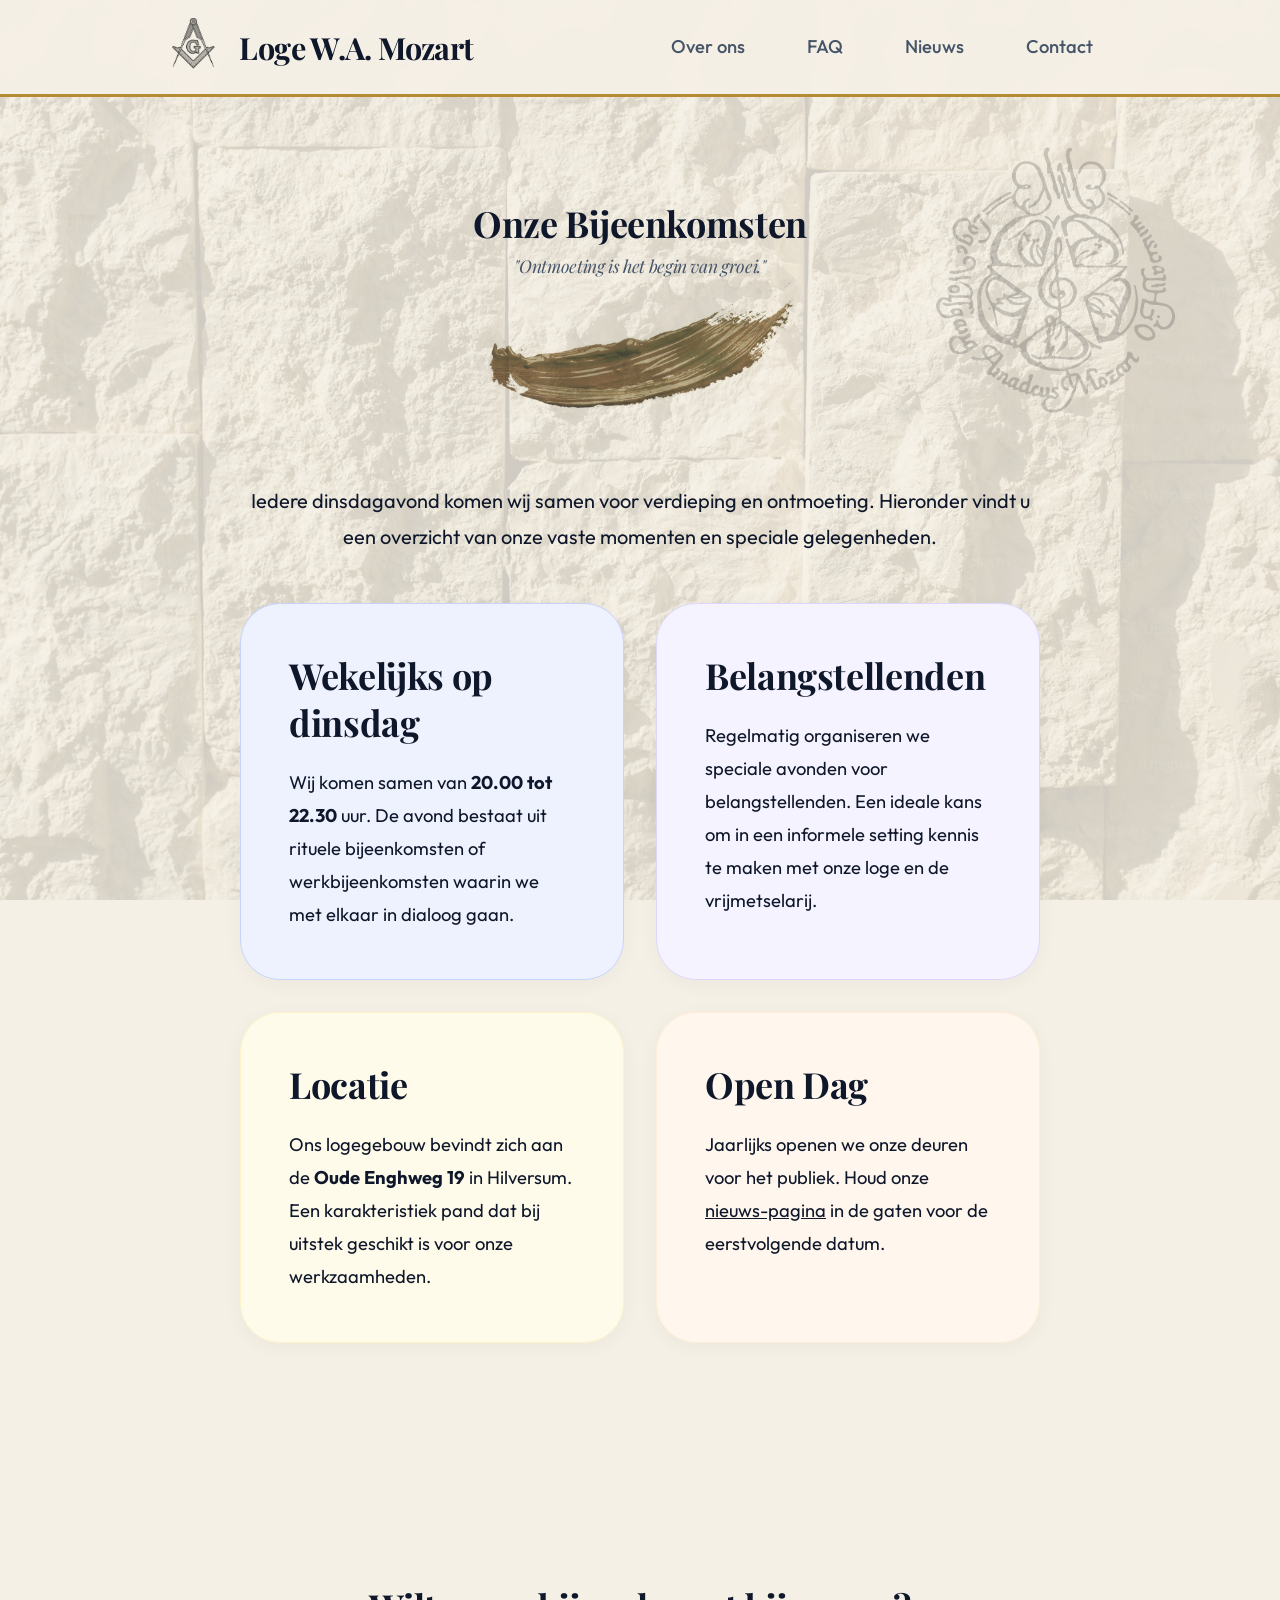
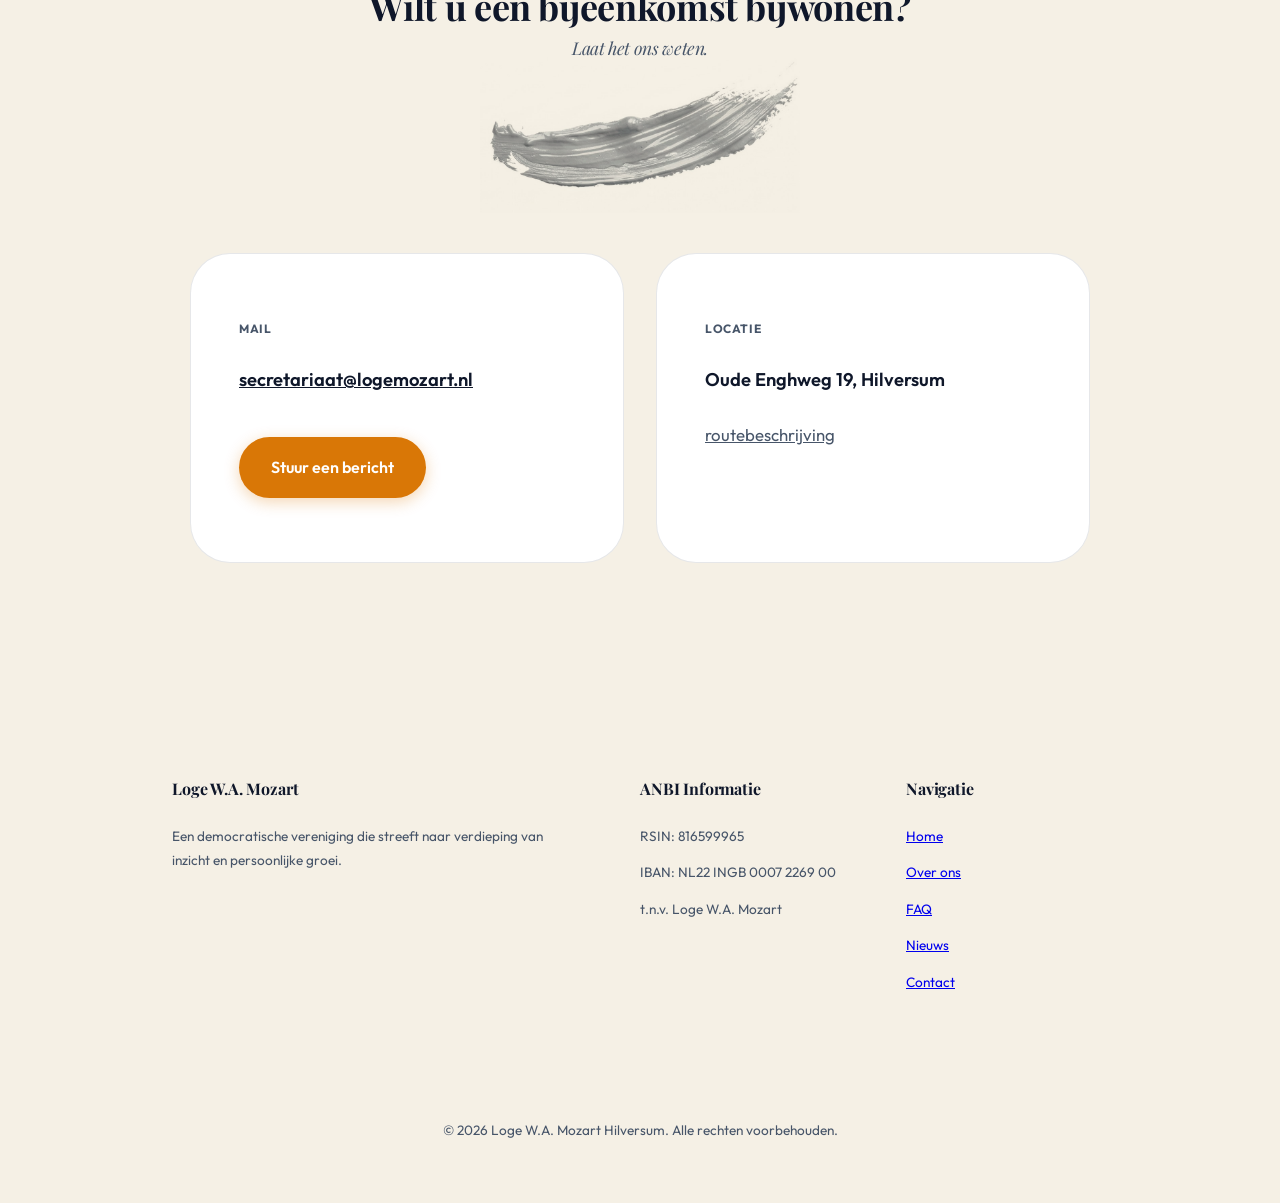
<file: bijeenkomsten.html>
<!doctype html>
<html lang="nl">

<head>
  <meta charset="utf-8" />
  <meta name="viewport" content="width=device-width,initial-scale=1" />
  <title>Bijeenkomsten | Loge W.A. Mozart | Hilversum</title>
  <meta name="description"
    content="Overzicht van bijeenkomsten bij Loge Wolfgang Amadeus Mozart in Hilversum. Iedere dinsdagavond rituele bijeenkomsten, bouwstukken en avonden voor belangstellenden." />
  <link rel="stylesheet" href="./style.css" />
  <link rel="icon" href="favicon.ico" type="image/x-icon" />
</head>

<body>
  <a class="skip-link" href="#main">Direct naar inhoud</a>
  <div class="watermark-mozart"></div>
  <div class="watermark-masonic masonic-1"></div>

  <header class="site-header">
    <div class="container nav">
      <div class="brand-brush-wrapper">
        <a href="index.html">
          <img src="passer winkelhaak schets.jpeg" class="brand-masonic-image" alt="">
        </a>
        &nbsp;&nbsp;&nbsp;&nbsp;
        <a class="brand" href="index.html" aria-label="Loge W.A. Mozart">
          Loge W.A. Mozart
        </a>
      </div>
      <div class="hamburger" onclick="toggleMenu()">
        <span></span>
        <span></span>
        <span></span>
      </div>
      <nav class="nav-links">
        <a href="over-ons.html">Over ons</a>
        <a href="faq.html">FAQ</a>
        <a href="nieuws.html">Nieuws</a>
        <a href="contact.html">Contact</a>
      </nav>
    </div>
  </header>
  <main id="main">
    <section class="section">
      <div class="container">
        <div class="brush-container" style="margin-bottom: 4rem;">
          <div class="heading-main">
            <h1 style="font-size: 2.25rem;">
              Onze Bijeenkomsten
              <span class="heading-quote">"Ontmoeting is het begin van groei."</span>
            </h1>
          </div>
          <img src="Pennestreek aarde.jpg" class="brush-image" alt="">
        </div>

        <div style="max-width: 800px; margin: 0 auto; text-align: center;">
          <p style="font-size: 1.25rem; margin-bottom: 3rem; color: var(--text);">
            Iedere dinsdagavond komen wij samen voor verdieping en ontmoeting. 
            Hieronder vindt u een overzicht van onze vaste momenten en speciale gelegenheden.
          </p>

          <div class="card-grid" style="text-align: left;">
            <article class="content-card card-blue">
              <h3>Wekelijks op dinsdag</h3>
              <p>
                Wij komen samen van <strong>20.00 tot 22.30</strong> uur. 
                De avond bestaat uit rituele bijeenkomsten of werkbijeenkomsten waarin we met elkaar in dialoog gaan.
              </p>
            </article>

            <article class="content-card card-purple">
              <h3>Belangstellenden</h3>
              <p>
                Regelmatig organiseren we speciale avonden voor belangstellenden. 
                Een ideale kans om in een informele setting kennis te maken met onze loge en de vrijmetselarij.
              </p>
            </article>

            <article class="content-card card-cream">
              <h3>Locatie</h3>
              <p>
                Ons logegebouw bevindt zich aan de <strong>Oude Enghweg 19</strong> in Hilversum. 
                Een karakteristiek pand dat bij uitstek geschikt is voor onze werkzaamheden.
              </p>
            </article>

            <article class="content-card card-earth">
              <h3>Open Dag</h3>
              <p>
                Jaarlijks openen we onze deuren voor het publiek. Houd onze <a href="nieuws.html" style="color: inherit; text-decoration: underline;">nieuws-pagina</a> in de gaten voor de eerstvolgende datum.
              </p>
            </article>
          </div>
        </div>
      </div>
    </section>

    <!-- CONTACT TEASER -->
    <section class="section contact-section" id="contact">
      <div class="container">
        <div class="brush-container section-title-small">
          <h2>
            Wilt u een bijeenkomst bijwonen?
            <span class="heading-quote">Laat het ons weten.</span>
          </h2>
          <img src="Pennestreek zilvergrijs.jpg" class="brush-image" alt="">
        </div>

        <div class="contact-grid">
          <div class="contact-box">
            <span class="label">Mail</span>
            <p class="value"><a href="mailto:secretariaat@logemozart.nl" style="color: inherit; text-decoration: underline;">secretariaat@logemozart.nl</a></p>
            <br>
            <a href="mailto:secretariaat@logemozart.nl" class="btn-pill">Stuur een bericht</a>
          </div>

          <div class="contact-box">
            <span class="label">Locatie</span>
            <p class="value">Oude Enghweg 19, Hilversum</p>
            <p class="sub-label" style="text-decoration: underline; margin-top: 1rem;"><a href="https://maps.google.com/?q=Oude+Enghweg+19,+1217+JB+Hilversum" target="_blank" style="color: inherit;">routebeschrijving</a></p>
          </div>
        </div>
      </div>
    </section>
  </main>

  <footer class="footer">
    <div class="container">
      <div class="footer-grid">
        <div>
          <h4>Loge W.A. Mozart</h4>
          <p>Een democratische vereniging die streeft naar verdieping van inzicht en persoonlijke groei.</p>
        </div>
        <div>
          <h4>ANBI Informatie</h4>
          <p>RSIN: 816599965</p>
          <p>IBAN: NL22 INGB 0007 2269 00</p>
          <p>t.n.v. Loge W.A. Mozart</p>
        </div>
        <div>
          <h4>Navigatie</h4>
          <ul style="list-style: none;">
            <li><a href="index.html">Home</a></li>
            <li><a href="over-ons.html">Over ons</a></li>
            <li><a href="faq.html">FAQ</a></li>
            <li><a href="nieuws.html">Nieuws</a></li>
            <li><a href="contact.html">Contact</a></li>
          </ul>
        </div>
      </div>
      <div class="copyright">
        <p>&copy; 2026 Loge W.A. Mozart Hilversum. Alle rechten voorbehouden.</p>
      </div>
    </div>
  </footer>

  <script>
    function toggleMenu() {
      document.querySelector('.hamburger').classList.toggle('active');
      document.querySelector('.nav-links').classList.toggle('active');
      if (document.querySelector('.nav-links').classList.contains('active')) {
        document.body.style.overflow = 'hidden';
      } else {
        document.body.style.overflow = '';
      }
    }

    document.querySelectorAll('.nav-links a').forEach(link => {
      link.addEventListener('click', () => {
        document.querySelector('.hamburger').classList.remove('active');
        document.querySelector('.nav-links').classList.remove('active');
        document.body.style.overflow = '';
      });
    });
  </script>
</body>

</html>
</file>
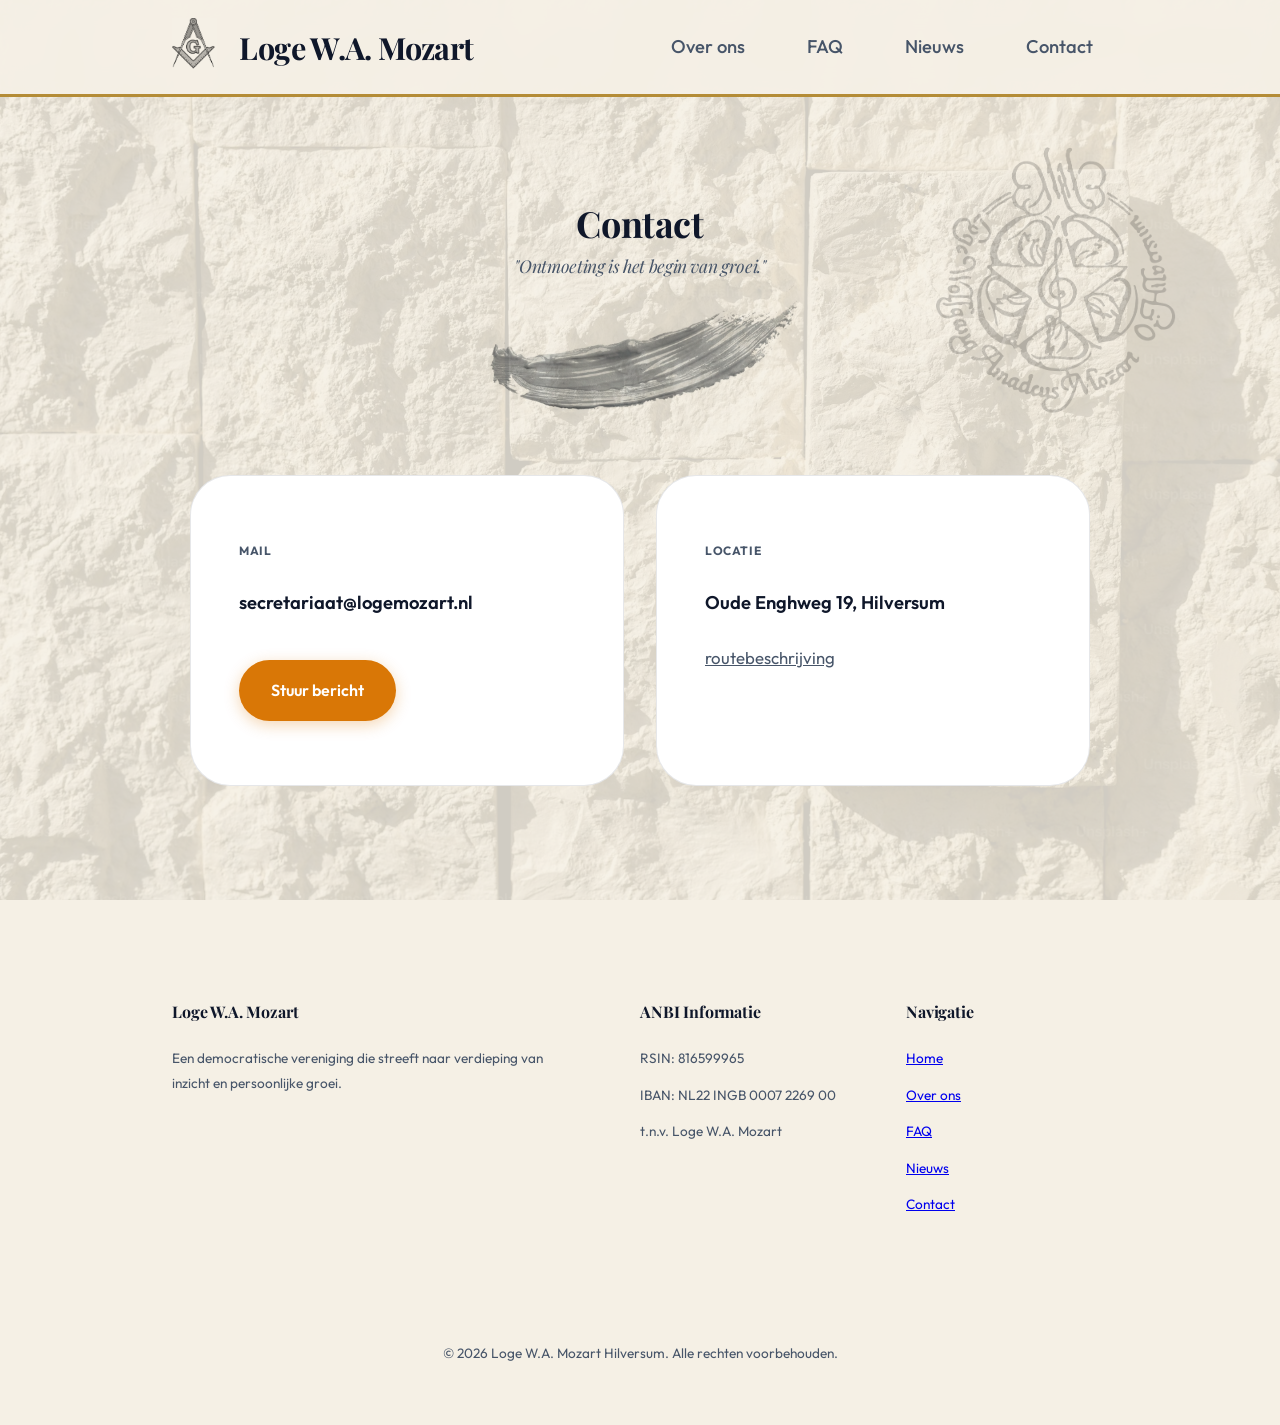
<file: contact.html>
<!doctype html>
<html lang="nl">

<head>
  <meta charset="utf-8" />
  <meta name="viewport" content="width=device-width,initial-scale=1" />
  <title>Contact | Loge W.A. Mozart | Vrijmetselarij Hilversum</title>
  <meta name="description" content="Neem contact op met Loge Wolfgang Amadeus Mozart in Hilversum. Stel hier uw vragen over de vrijmetselarij of plan een kennismakingsgesprek." />
  <link rel="stylesheet" href="./style.css" />
  <link rel="icon" href="favicon.ico" type="image/x-icon" />
</head>

<body>
  <a class="skip-link" href="#main">Direct naar inhoud</a>
  <div class="watermark-mozart"></div>
  <div class="watermark-masonic masonic-1"></div>
  <header class="site-header">
    <div class="container nav">
      <div class="brand-brush-wrapper">
        <a href="index.html">
          <img src="passer winkelhaak schets.jpeg" class="brand-masonic-image" alt="">
        </a>
        &nbsp;&nbsp;&nbsp;&nbsp;
        <a class="brand" href="index.html" aria-label="Loge W.A. Mozart">
          Loge W.A. Mozart
        </a>
      </div>
      <div class="hamburger" onclick="toggleMenu()">
        <span></span>
        <span></span>
        <span></span>
      </div>
      <nav class="nav-links">
        <a href="over-ons.html">Over ons</a>
        <a href="faq.html">FAQ</a>
        <a href="nieuws.html">Nieuws</a>
        <a href="contact.html">Contact</a>
      </nav>
    </div>
  </header>
  <div class="page-quote-container">
    <span class="page-quote">"Ontmoeting is het begin van groei."</span>
  </div>

  <main>
    <!-- CONTACT -->
    <section class="section contact-section" id="contact" style="min-height: 80vh;">
      <div class="container">
        <div class="brush-container section-title-small">
          <div class="heading-main">
            <h1 style="font-size: 2.25rem;">
              Contact
              <span class="heading-quote">"Ontmoeting is het begin van groei."</span>
            </h1>
          </div>
          <img src="Pennestreek zilvergrijs.jpg" class="brush-image" alt="">
        </div>

        <div class="contact-grid">
          <!-- MAIL BOX -->
          <div class="contact-box">
            <span class="label">Mail</span>
            <p class="value">secretariaat@logemozart.nl</p>
            <br>
            <a href="mailto:secretariaat@logemozart.nl" class="btn-pill">Stuur bericht</a>
          </div>

          <!-- LOCATIE BOX -->
          <div class="contact-box">
            <span class="label">Locatie</span>
            <p class="value">Oude Enghweg 19, Hilversum</p>
            <p class="sub-label" style="text-decoration: underline; margin-top: 1rem;"><a href="https://maps.google.com/?q=Oude+Enghweg+19,+1217+JB+Hilversum" target="_blank" style="color: inherit;">routebeschrijving</a></p>
          </div>
        </div>
      </div>
    </section>
  </main>

  <footer class="footer">
    <div class="container">
      <div class="footer-grid">
        <div>
          <h4>Loge W.A. Mozart</h4>
          <p>Een democratische vereniging die streeft naar verdieping van inzicht en persoonlijke groei.</p>
        </div>
        <div>
          <h4>ANBI Informatie</h4>
          <p>RSIN: 816599965</p>
          <p>IBAN: NL22 INGB 0007 2269 00</p>
          <p>t.n.v. Loge W.A. Mozart</p>
        </div>
        <div>
          <h4>Navigatie</h4>
          <ul style="list-style: none;">
            <li><a href="index.html">Home</a></li>
            <li><a href="over-ons.html">Over ons</a></li>
            <li><a href="faq.html">FAQ</a></li>
            <li><a href="nieuws.html">Nieuws</a></li>
            <li><a href="contact.html">Contact</a></li>
          </ul>
        </div>
      </div>
      <div class="copyright">
        <p>&copy; 2026 Loge W.A. Mozart Hilversum. Alle rechten voorbehouden.</p>
      </div>
    </div>
  </footer>

  <div id="faqModal" class="modal faq-modal" onclick="closeFaq(event)">
    <div class="modal-content">
      <span class="modal-close" onclick="closeFaq(event)">&times;</span>
      <h2 style="font-family: var(--font-serif); margin-bottom: 2rem;">Veelgestelde vragen over de vrijmetselarij</h2>
      
      <div class="faq-item">
        <h4>Wat is de vrijmetselarij?</h4>
        <p>De vrijmetselarij is een wereldwijde broederschap van mannen (en in some obediënties ook vrouwen) die zich richten op persoonlijke ontwikkeling, morele groei en wijsheid. Het is een filosofische en ethische beweging die symboliek, rituelen en gemeenschapsvorming gebruikt om leden te helpen betere mensen te worden.</p>
      </div>

      <div class="faq-item">
        <h4>Wat is het doel van de vrijmetselarij?</h4>
        <p>Het doel is om leden te helpen zichzelf te verbeteren, moreel en intellectueel. Dit gebeurt door middel van zelfreflectie, filosofische discussies en het nastreven van deugden zoals broederschap, waarheid, tolerantie en liefdadigheid.</p>
      </div>

      <div class="faq-item">
        <h4>Is de vrijmetselarij een religie?</h4>
        <p>Nee, de vrijmetselarij is geen religie. Het is een filosofische en ethische organisatie die openstaat voor mensen van alle religies en overtuigingen. Vrij en zelf denken en daarover compareren krijgt hier de ruimte.</p>
      </div>

      <div class="faq-item">
        <h4>Wat gebeurt er tijdens een vrijmetselaarsbijeenkomst?</h4>
        <p>Tijdens bijeenkomsten worden rituelen uitgevoerd, worden filosofische en morele thema’s besproken, en is er ruimte voor sociale interactie. De rituelen zijn symbolisch en bedoeld om leden te inspireren tot zelfreflectie en groei.</p>
      </div>

      <div class="faq-item">
        <h4>Hoe word je lid van de vrijmetselarij?</h4>
        <p>Om lid te worden, moet je worden voorgedragen door een bestaand lid of door je aan te melden via deze site (contactformulier). Daarna volgt een proces van kennismaking en onderzoek. De vrijmetselarij zoekt mensen die oprecht geïnteresseerd zijn in persoonlijke groei en die zich willen inzetten voor de idealen van de organisatie.</p>
      </div>

      <div class="faq-item">
        <h4>Zijn er vrouwen toegestaan in deze vrijmetselarij?</h4>
        <p>Onze vrijmetselarij is er alleen voor mannen, maar er bestaan ook gemengde en vrouwelijke obediënties (zoals de Orde van Weefsters-Vrijmetselares). In Nederland zijn er ook gemengde loges.</p>
      </div>

      <div class="faq-item">
        <h4>Wat is de relatie tussen de vrijmetselarij en de samenleving?</h4>
        <p>Vrijmetselaren zetten zich vaak in voor liefdadigheid en maatschappelijke projecten. Ze streven naar een betere wereld door het bevorderen van tolerantie, verdraagzaamheid en ethisch handelen; zoeken naar wat ons verbindt en wegnemen wat ons scheidt.</p>
      </div>
    </div>
  </div>
  <script>
    function toggleMenu() {
      document.querySelector('.hamburger').classList.toggle('active');
      document.querySelector('.nav-links').classList.toggle('active');
      if (document.querySelector('.nav-links').classList.contains('active')) {
        document.body.style.overflow = 'hidden';
      } else {
        document.body.style.overflow = '';
      }
    }

    document.querySelectorAll('.nav-links a').forEach(link => {
      link.addEventListener('click', () => {
        document.querySelector('.hamburger').classList.remove('active');
        document.querySelector('.nav-links').classList.remove('active');
        document.body.style.overflow = '';
      });
    });

    function openFaq() {
      document.getElementById('faqModal').classList.add('active');
      document.body.style.overflow = 'hidden'; 
    }
    function closeFaq(e) {
      if (e === undefined || e.target.classList.contains('modal') || e.target.classList.contains('modal-close')) {
        document.getElementById('faqModal').classList.remove('active');
        document.body.style.overflow = '';
      }
    }
  </script>
</body>
</html>
</file>
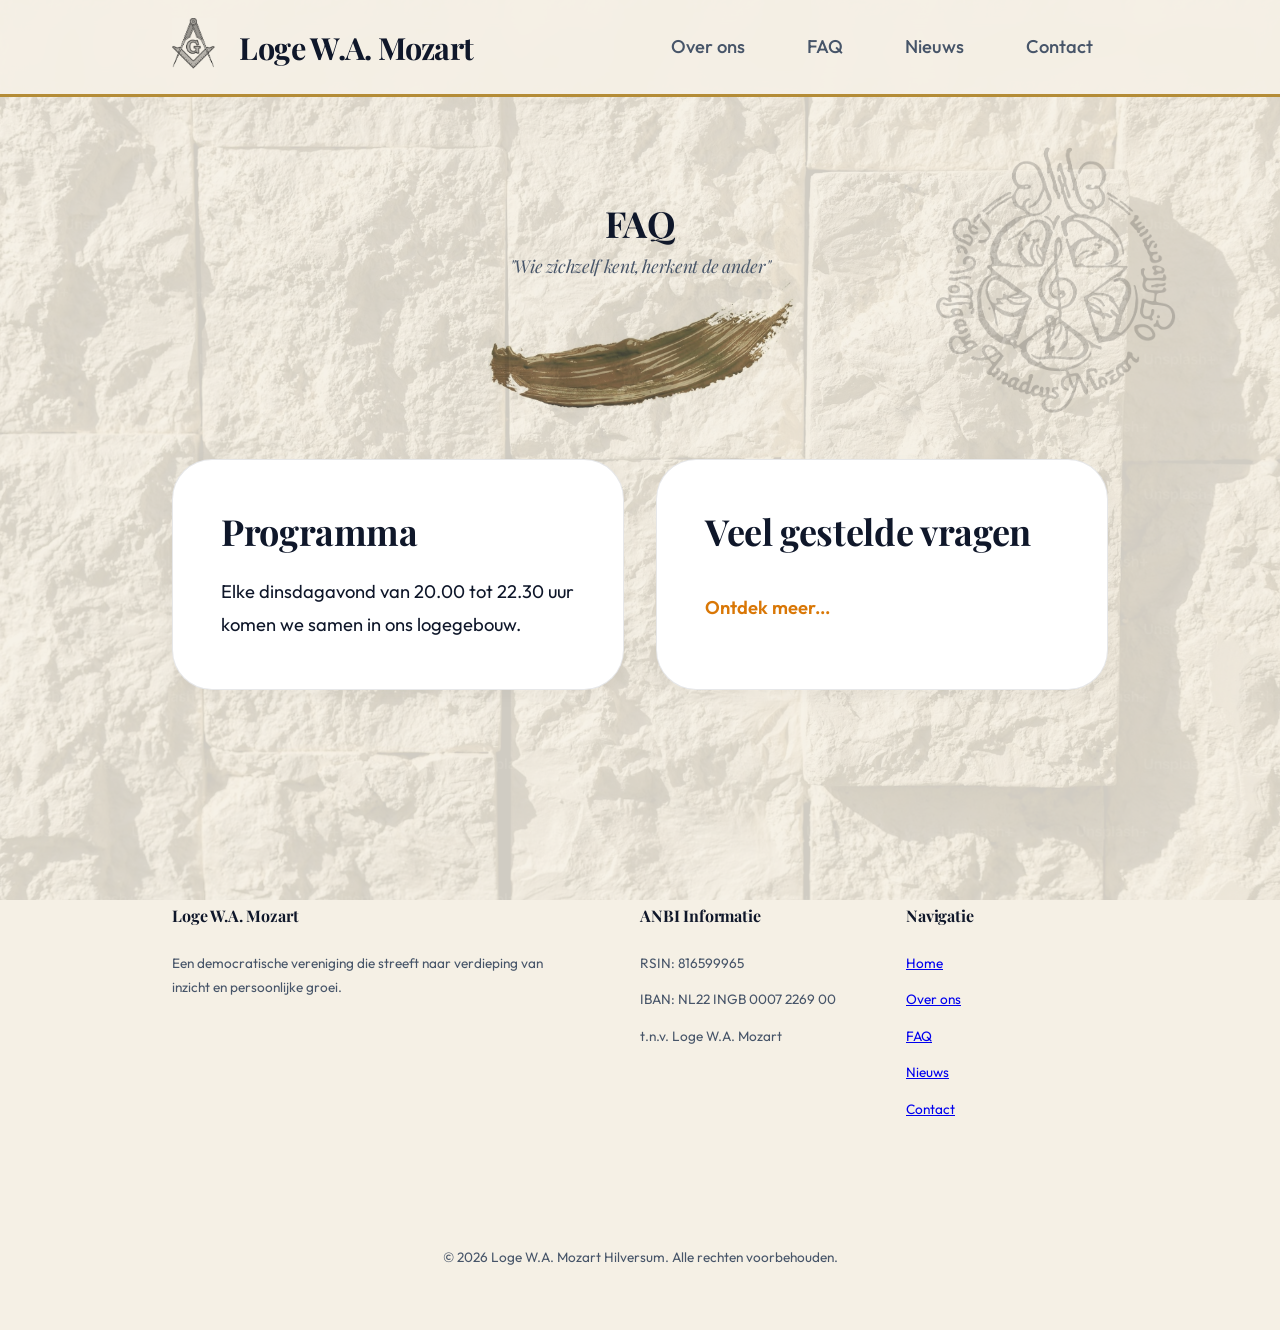
<file: faq.html>
<!doctype html>
<html lang="nl">

<head>
  <meta charset="utf-8" />
  <meta name="viewport" content="width=device-width,initial-scale=1" />
  <title>FAQ | Loge W.A. Mozart | Vrijmetselarij Hilversum</title>
  <meta name="description" content="Veelgestelde vragen over de vrijmetselarij bij Loge Wolfgang Amadeus Mozart in Hilversum. Vind hier antwoorden op vragen over lidmaatschap, tradities en meer." />
  <link rel="stylesheet" href="./style.css" />
  <link rel="icon" href="favicon.ico" type="image/x-icon" />
</head>

<body>
  <a class="skip-link" href="#main">Direct naar inhoud</a>
  <div class="watermark-mozart"></div>
  <div class="watermark-masonic masonic-1"></div>
  <header class="site-header">
    <div class="container nav">
      <div class="brand-brush-wrapper">
        <a href="index.html">
          <img src="passer winkelhaak schets.jpeg" class="brand-masonic-image" alt="">
        </a>
        &nbsp;&nbsp;&nbsp;&nbsp;
        <a class="brand" href="index.html" aria-label="Loge W.A. Mozart">
          Loge W.A. Mozart
        </a>
      </div>
      <div class="hamburger" onclick="toggleMenu()">
        <span></span>
        <span></span>
        <span></span>
      </div>
      <nav class="nav-links">
        <a href="over-ons.html">Over ons</a>
        <a href="faq.html">FAQ</a>
        <a href="nieuws.html">Nieuws</a>
        <a href="contact.html">Contact</a>
      </nav>
    </div>
  </header>
  <main id="main">
    <div class="page-quote-container">
      <span class="page-quote">"Vragen zijn de sleutels tot verborgen kamers."</span>
    </div>

    <!-- BIJEENKOMSTEN (FAQ) -->
    <section class="section" id="faq" style="min-height: 80vh;">
      <div class="container">
        <div class="brush-container">
          <div class="heading-main">
            <h1 style="font-size: 2.25rem;">
              FAQ
              <span class="heading-quote">"Wie zichzelf kent, herkent de ander"</span>
            </h1>
          </div>
          <img src="Pennestreek aarde.jpg" class="brush-image" alt="">
        </div>
        <div class="card-grid">
          <div class="content-card">
            <h3>Programma</h3>
            <p>Elke dinsdagavond van 20.00 tot 22.30 uur komen we samen in ons logegebouw.</p>
          </div>
          <div class="content-card" onclick="openFaq()" style="cursor: pointer;">
            <h3>Veel gestelde vragen</h3>
            
            <span class="btn-read-more">Ontdek meer...</span>
          </div>
        </div>
      </div>
    </section>
  </main>

  <footer class="footer">
    <div class="container">
      <div class="footer-grid">
        <div>
          <h4>Loge W.A. Mozart</h4>
          <p>Een democratische vereniging die streeft naar verdieping van inzicht en persoonlijke groei.</p>
        </div>
        <div>
          <h4>ANBI Informatie</h4>
          <p>RSIN: 816599965</p>
          <p>IBAN: NL22 INGB 0007 2269 00</p>
          <p>t.n.v. Loge W.A. Mozart</p>
        </div>
        <div>
          <h4>Navigatie</h4>
          <ul style="list-style: none;">
            <li><a href="index.html">Home</a></li>
            <li><a href="over-ons.html">Over ons</a></li>
            <li><a href="faq.html">FAQ</a></li>
            <li><a href="nieuws.html">Nieuws</a></li>
            <li><a href="contact.html">Contact</a></li>
          </ul>
        </div>
      </div>
      <div class="copyright">
        <p>&copy; 2026 Loge W.A. Mozart Hilversum. Alle rechten voorbehouden.</p>
      </div>
    </div>
  </footer>

<div id="faqModal" class="modal faq-modal" onclick="closeFaq(event)">
    <div class="modal-content">
      <span class="modal-close" onclick="closeFaq(event)">&times;</span>
      <h2 style="font-family: var(--font-serif); margin-bottom: 2rem;">Veelgestelde vragen over de vrijmetselarij</h2>
      
      <div class="faq-item">
        <h4>Wat is de vrijmetselarij?</h4>
        <p>De vrijmetselarij is een wereldwijde broederschap van mannen (en in sommige obediënties ook vrouwen) die zich richten op persoonlijke ontwikkeling, morele groei en wijsheid. Het is een filosofische en ethische beweging die symboliek, rituelen en gemeenschapsvorming gebruikt om leden te helpen betere mensen te worden.</p>
      </div>

      <div class="faq-item">
        <h4>Wat is het doel van de vrijmetselarij?</h4>
        <p>Het doel is om leden te helpen zichzelf te verbeteren, moreel en intellectueel. Dit gebeurt door middel van zelfreflectie, filosofische discussies en het nastreven van deugden zoals broederschap, waarheid, tolerantie en liefdadigheid.</p>
      </div>

      <div class="faq-item">
        <h4>Is de vrijmetselarij een religie?</h4>
        <p>Nee, de vrijmetselarij is geen religie. Het is een filosofische en ethische organisatie die openstaat voor mensen van alle religies en overtuigingen. Vrij en zelf denken en daarover compareren krijgt hier de ruimte.</p>
      </div>

      <div class="faq-item">
        <h4>Wat gebeurt er tijdens een vrijmetselaarsbijeenkomst?</h4>
        <p>Tijdens bijeenkomsten worden rituelen uitgevoerd, worden filosofische en morele thema’s besproken, en is er ruimte voor sociale interactie. De rituelen zijn symbolisch en bedoeld om leden te inspireren tot zelfreflectie en groei.</p>
      </div>

      <div class="faq-item">
        <h4>Hoe word je lid van de vrijmetselarij?</h4>
        <p>Om lid te worden, moet je worden voorgedragen door een bestaand lid of door je aan te melden via deze site (contactformulier). Daarna volgt een proces van kennismaking en onderzoek. De vrijmetselarij zoekt mensen die oprecht geïnteresseerd zijn in persoonlijke groei en die zich willen inzetten voor de idealen van de organisatie.</p>
      </div>

      <div class="faq-item">
        <h4>Zijn er vrouwen toegestaan in deze vrijmetselarij?</h4>
        <p>Onze vrijmetselarij is er alleen voor mannen, maar er bestaan ook gemengde en vrouwelijke obediënties (zoals de Orde van Weefsters-Vrijmetselares). In Nederland zijn er ook gemengde loges.</p>
      </div>

      <div class="faq-item">
        <h4>Wat is de relatie tussen de vrijmetselarij en de samenleving?</h4>
        <p>Vrijmetselaren zetten zich vaak in voor liefdadigheid en maatschappelijke projecten. Ze streven naar een betere wereld door het bevorderen van tolerantie, verdraagzaamheid en ethisch handelen; zoeken naar wat ons verbindt en wegnemen wat ons scheidt.</p>
      </div>
    </div>
  </div>

  <!-- STORY MODAL -->
  <div id="storyModal" class="modal" onclick="closeStory(event)">
    <div class="modal-content">
      <span class="modal-close" onclick="closeStory(event)">&times;</span>
      <img src="Foto Arjan 2026.jpg" alt="Arjan aan het woord">
      <blockquote>"Je kunt de façade van onaantastbaarheid laten varen, kwetsbaarheid tonen."</blockquote>
      <div class="story-body">
        <p style="margin-bottom: 1.5rem;">
          De bijdrage aan de persoonlijke ontwikkeling is een belangrijk onderwerp. Men ervaart dat op verschillende manieren: een toegenomen (h)erkenning van persoonlijke drijfveren, van je houding ten opzichte van anderen, een bewustwording van de fasen in je leven. Opvallend vaak wordt 'luisteren' genoemd: niet beoordelend of veroordelend, maar perspectief nemend en empathisch. Dat past men ook toe in het privé- en professionele leven. Vragen aan verhalen worden met respect gesteld en geven zowel de verteller als de luisteraar(s) vaak verrijkende of nieuwe inzichten.
        </p>
        <p>
          Besprekingen van bouwstukken zijn geen debatten met winnaars en verliezers, maar positieve, letterlijk 'opbouwende' gesprekken waarin meningen er mogen zijn en gezamenlijk onderzocht worden.
        </p>
      </div>
    </div>
  </div>

  <script>
    function toggleMenu() {
      document.querySelector('.hamburger').classList.toggle('active');
      document.querySelector('.nav-links').classList.toggle('active');
      if (document.querySelector('.nav-links').classList.contains('active')) {
        document.body.style.overflow = 'hidden';
      } else {
        document.body.style.overflow = '';
      }
    }

    document.querySelectorAll('.nav-links a').forEach(link => {
      link.addEventListener('click', () => {
        document.querySelector('.hamburger').classList.remove('active');
        document.querySelector('.nav-links').classList.remove('active');
        document.body.style.overflow = '';
      });
    });

    function openStory() {
      document.getElementById('storyModal').classList.add('active');
      document.body.style.overflow = 'hidden';
    }

    function closeStory(e) {
      if (e === undefined || e.target.classList.contains('modal') || e.target.classList.contains('modal-close')) {
        document.getElementById('storyModal').classList.remove('active');
        document.body.style.overflow = '';
      }
    }

    function openFaq() {
      document.getElementById('faqModal').classList.add('active');
      document.body.style.overflow = 'hidden';
    }
    function closeFaq(e) {
      if (e === undefined || e.target.classList.contains('modal') || e.target.classList.contains('modal-close')) {
        document.getElementById('faqModal').classList.remove('active');
        document.body.style.overflow = '';
      }
    }
  </script>

</body>
</html>
</file>
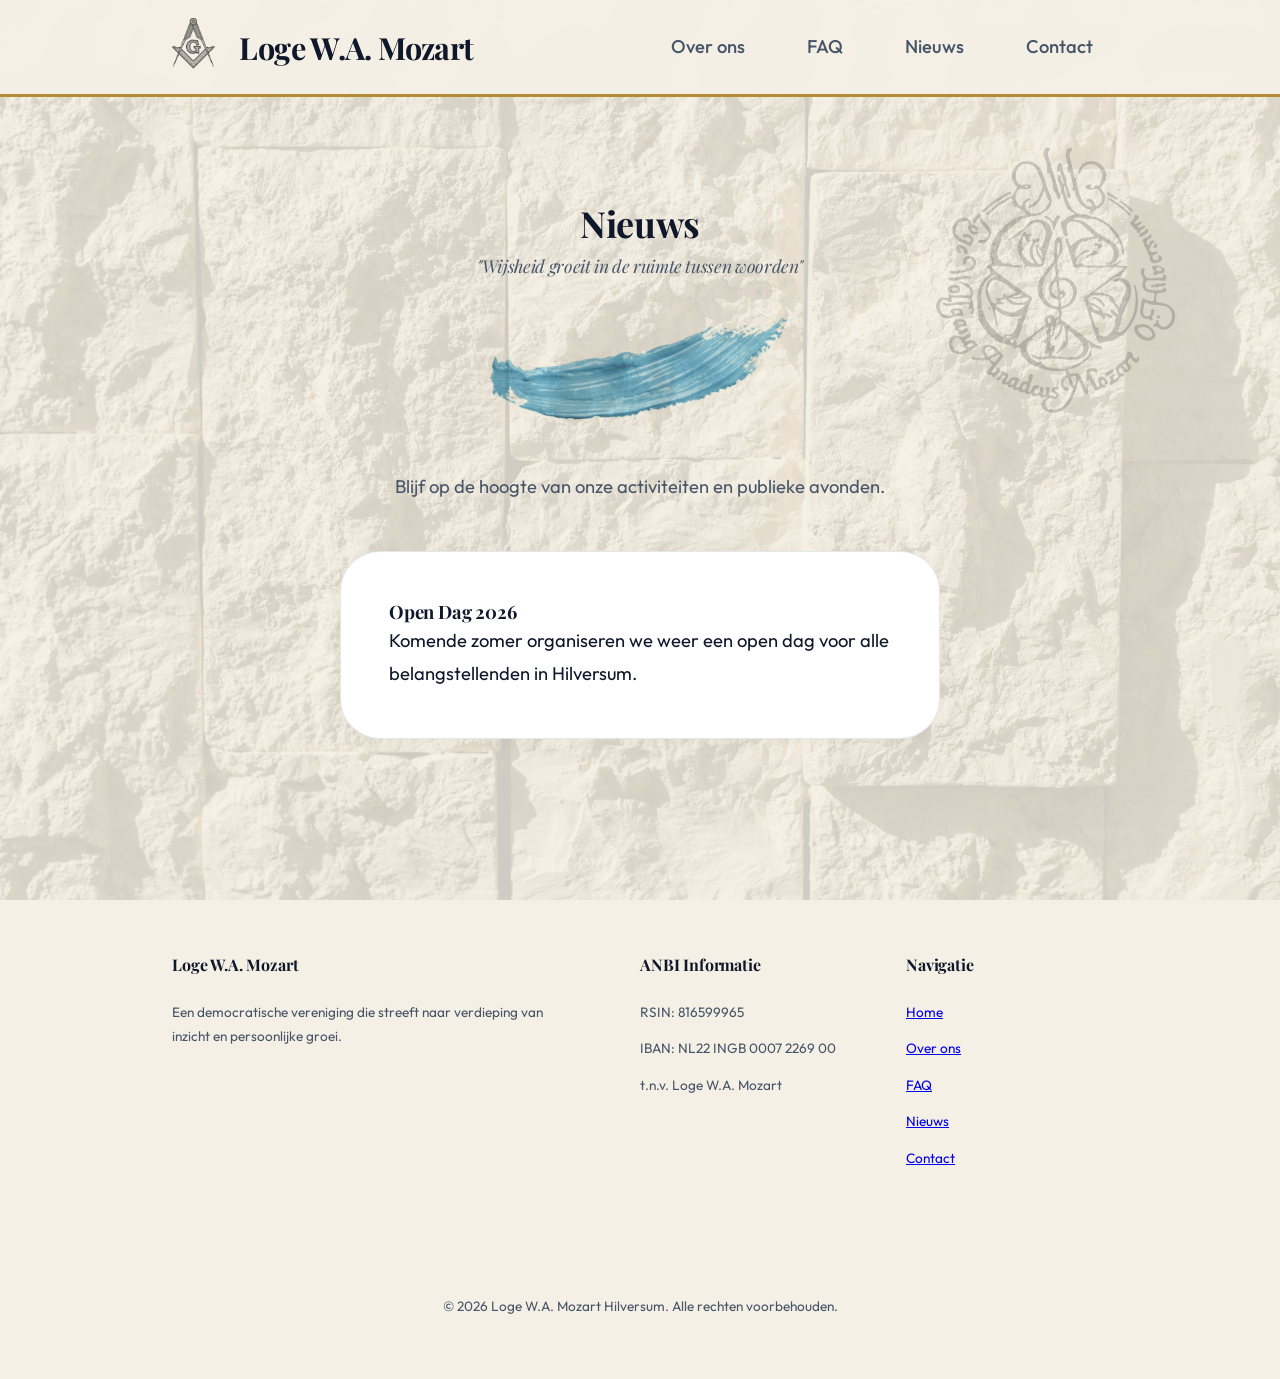
<file: nieuws.html>
<!doctype html>
<html lang="nl">

<head>
  <meta charset="utf-8" />
  <meta name="viewport" content="width=device-width,initial-scale=1" />
  <title>Nieuws | Loge W.A. Mozart | Vrijmetselarij Hilversum</title>
  <meta name="description" content="Blijf op de hoogte van het laatste nieuws en aankomende activiteiten van Loge Wolfgang Amadeus Mozart in Hilversum. Ontdek onze agenda en open avonden." />
  <link rel="stylesheet" href="./style.css" />
  <link rel="icon" href="favicon.ico" type="image/x-icon" />
</head>

<body>
  <a class="skip-link" href="#main">Direct naar inhoud</a>
  <div class="watermark-mozart"></div>
  <div class="watermark-masonic masonic-1"></div>
  <header class="site-header">
    <div class="container nav">
      <div class="brand-brush-wrapper">
        <a href="index.html">
          <img src="passer winkelhaak schets.jpeg" class="brand-masonic-image" alt="">
        </a>
        &nbsp;&nbsp;&nbsp;&nbsp;
        <a class="brand" href="index.html" aria-label="Loge W.A. Mozart">
          Loge W.A. Mozart
        </a>
      </div>
      <div class="hamburger" onclick="toggleMenu()">
        <span></span>
        <span></span>
        <span></span>
      </div>
      <nav class="nav-links">
        <a href="over-ons.html">Over ons</a>
        <a href="faq.html">FAQ</a>
        <a href="nieuws.html">Nieuws</a>
        <a href="contact.html">Contact</a>
      </nav>
    </div>
  </header>
  <main id="main">
    <div class="page-quote-container">
      <span class="page-quote">"Elke dag is een nieuw bouwstuk."</span>
    </div>

    <!-- NIEUWS -->
    <section class="section" id="nieuws" style="min-height: 80vh;">
      <div class="container">
        <div class="brush-container">
          <div class="heading-main">
            <h1 style="text-align: center; font-size: 2.25rem;">
              Nieuws
              <span class="heading-quote">"Wijsheid groeit in de ruimte tussen woorden"</span>
            </h1>
          </div>
          <img src="Pennestreek luchtblauw.jpg" class="brush-image" alt="">
        </div>
        <p style="text-align: center; color: var(--muted);">Blijf op de hoogte van onze activiteiten en publieke avonden.</p>
        <div style="margin-top: 3rem; text-align: center;">
          <div class="content-card" style="display: inline-block; max-width: 600px; text-align: left;">
            <h4>Open Dag 2026</h4>
            <p>Komende zomer organiseren we weer een open dag voor alle belangstellenden in Hilversum.</p>
          </div>
        </div>
      </div>
    </section>
  </main>

  <footer class="footer">
    <div class="container">
      <div class="footer-grid">
        <div>
          <h4>Loge W.A. Mozart</h4>
          <p>Een democratische vereniging die streeft naar verdieping van inzicht en persoonlijke groei.</p>
        </div>
        <div>
          <h4>ANBI Informatie</h4>
          <p>RSIN: 816599965</p>
          <p>IBAN: NL22 INGB 0007 2269 00</p>
          <p>t.n.v. Loge W.A. Mozart</p>
        </div>
        <div>
          <h4>Navigatie</h4>
          <ul style="list-style: none;">
            <li><a href="index.html">Home</a></li>
            <li><a href="over-ons.html">Over ons</a></li>
            <li><a href="faq.html">FAQ</a></li>
            <li><a href="nieuws.html">Nieuws</a></li>
            <li><a href="contact.html">Contact</a></li>
          </ul>
        </div>
      </div>
      <div class="copyright">
        <p>&copy; 2026 Loge W.A. Mozart Hilversum. Alle rechten voorbehouden.</p>
      </div>
    </div>
  </footer>

  <div id="faqModal" class="modal faq-modal" onclick="closeFaq(event)">
    <div class="modal-content">
      <span class="modal-close" onclick="closeFaq(event)">&times;</span>
      <h2 style="font-family: var(--font-serif); margin-bottom: 2rem;">Veelgestelde vragen over de vrijmetselarij</h2>
      
      <div class="faq-item">
        <h4>Wat is de vrijmetselarij?</h4>
        <p>De vrijmetselarij is een wereldwijde broederschap van mannen (en in sommige obediënties ook vrouwen) die zich richten op persoonlijke ontwikkeling, morele groei en wijsheid. Het is een filosofische en ethische beweging die symboliek, rituelen en gemeenschapsvorming gebruikt om leden te helpen betere mensen te worden.</p>
      </div>

      <div class="faq-item">
        <h4>Wat is het doel van de vrijmetselarij?</h4>
        <p>Het doel is om leden te helpen zichzelf te verbeteren, moreel en intellectueel. Dit gebeurt door middel van zelfreflectie, filosofische discussies en het nastreven van deugden zoals broederschap, waarheid, tolerantie en liefdadigheid.</p>
      </div>

      <div class="faq-item">
        <h4>Is de vrijmetselarij een religie?</h4>
        <p>Nee, de vrijmetselarij is geen religie. Het is een filosofische en ethische organisatie die openstaat voor mensen van alle religies en overtuigingen. Vrij en zelf denken en daarover compareren krijgt hier de ruimte.</p>
      </div>

      <div class="faq-item">
        <h4>Wat gebeurt er tijdens een vrijmetselaarsbijeenkomst?</h4>
        <p>Tijdens bijeenkomsten worden rituelen uitgevoerd, worden filosofische en morele thema’s besproken, en is er ruimte voor sociale interactie. De rituelen zijn symbolisch en bedoeld om leden te inspireren tot zelfreflectie en groei.</p>
      </div>

      <div class="faq-item">
        <h4>Hoe word je lid van de vrijmetselarij?</h4>
        <p>Om lid te worden, moet je worden voorgedragen door een bestaand lid of door je aan te melden via deze site (contactformulier). Daarna volgt een proces van kennismaking en onderzoek. De vrijmetselarij zoekt mensen die oprecht geïnteresseerd zijn in persoonlijke groei en die zich willen inzetten voor de idealen van de organisatie.</p>
      </div>

      <div class="faq-item">
        <h4>Zijn er vrouwen toegestaan in deze vrijmetselarij?</h4>
        <p>Onze vrijmetselarij is er alleen voor mannen, maar er bestaan ook gemengde en vrouwelijke obediënties (zoals de Orde van Weefsters-Vrijmetselares). In Nederland zijn er ook gemengde loges.</p>
      </div>

      <div class="faq-item">
        <h4>Wat is de relatie tussen de vrijmetselarij en de samenleving?</h4>
        <p>Vrijmetselaren zetten zich vaak in voor liefdadigheid en maatschappelijke projecten. Ze streven naar een betere world door het bevorderen van tolerantie, verdraagzaamheid en ethisch handelen; zoeken naar wat ons verbindt en wegnemen wat ons scheidt.</p>
      </div>
    </div>
  </div>
  <script>
    function toggleMenu() {
      document.querySelector('.hamburger').classList.toggle('active');
      document.querySelector('.nav-links').classList.toggle('active');
      if (document.querySelector('.nav-links').classList.contains('active')) {
        document.body.style.overflow = 'hidden';
      } else {
        document.body.style.overflow = '';
      }
    }

    document.querySelectorAll('.nav-links a').forEach(link => {
      link.addEventListener('click', () => {
        document.querySelector('.hamburger').classList.remove('active');
        document.querySelector('.nav-links').classList.remove('active');
        document.body.style.overflow = '';
      });
    });

    function openFaq() {
      document.getElementById('faqModal').classList.add('active');
      document.body.style.overflow = 'hidden'; 
    }
    function closeFaq(e) {
      if (e === undefined || e.target.classList.contains('modal') || e.target.classList.contains('modal-close')) {
        document.getElementById('faqModal').classList.remove('active');
        document.body.style.overflow = '';
      }
    }
  </script>
</body>
</html>
</file>
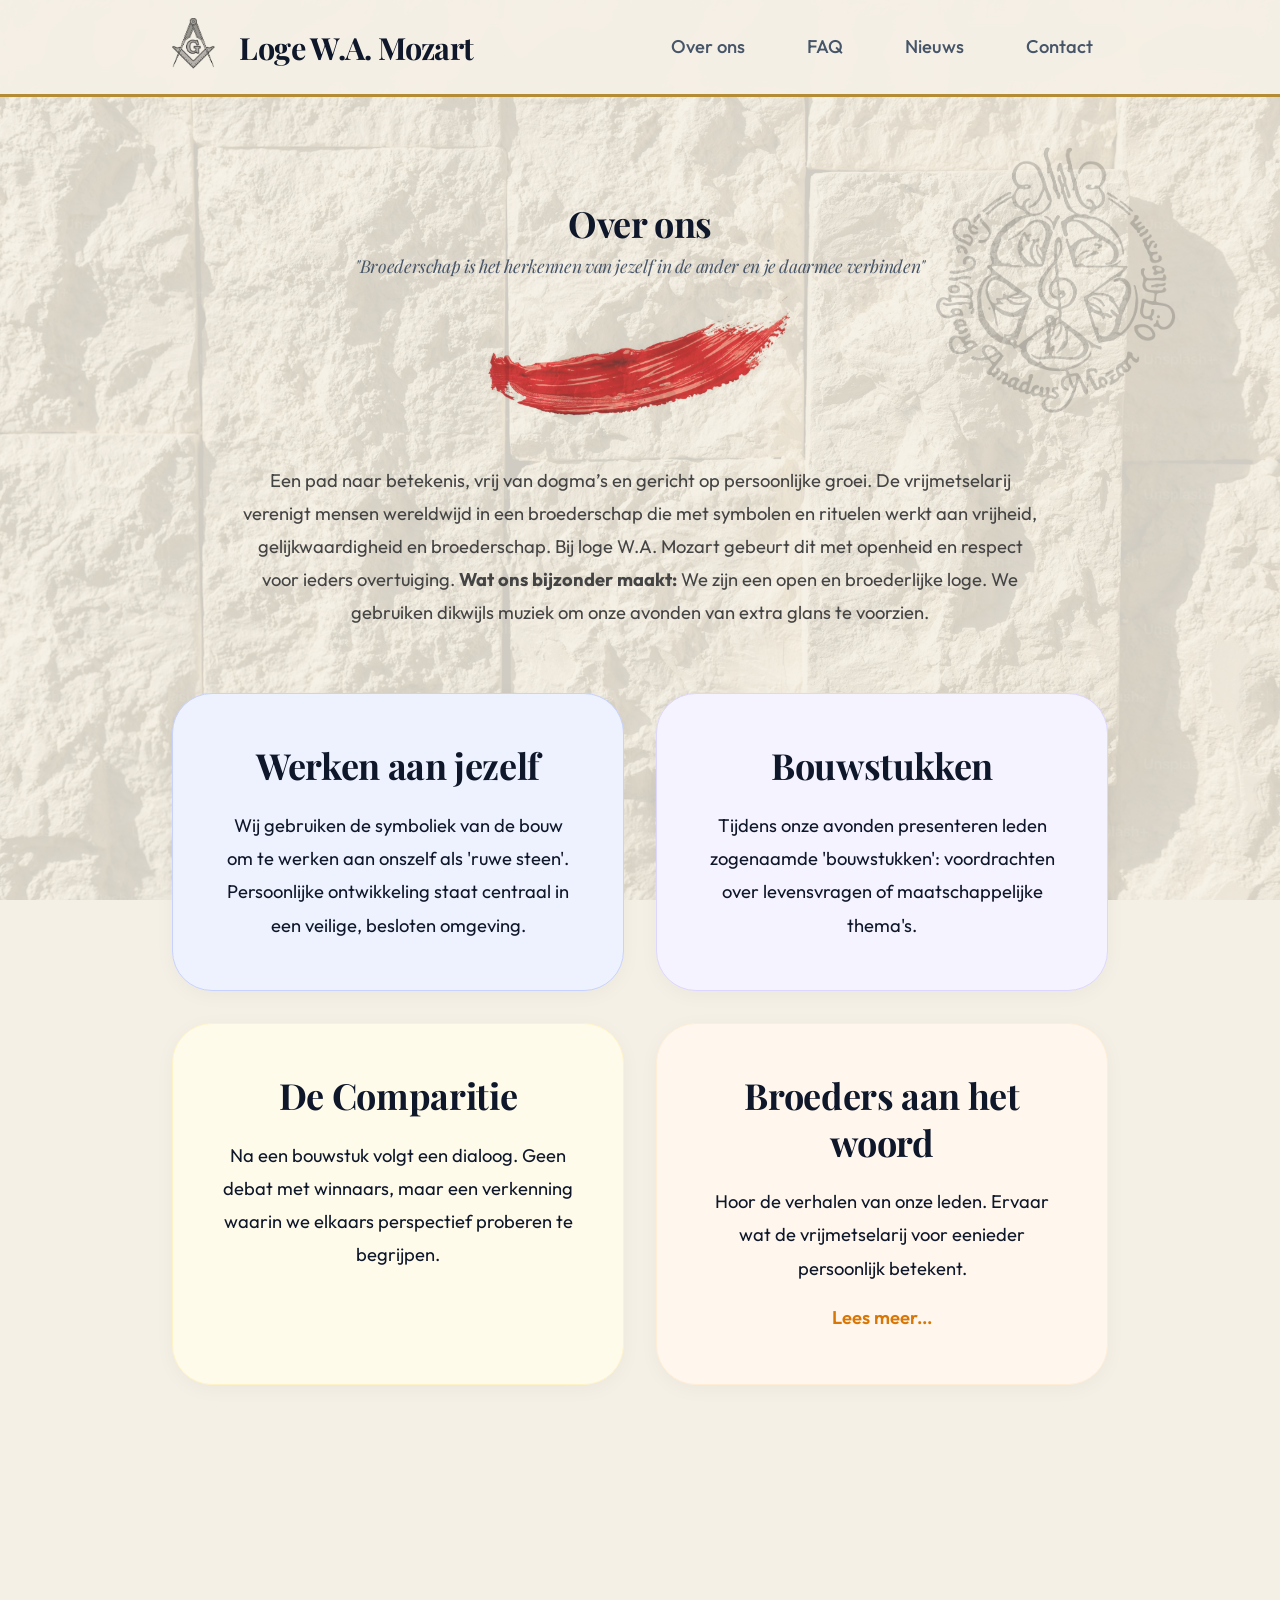
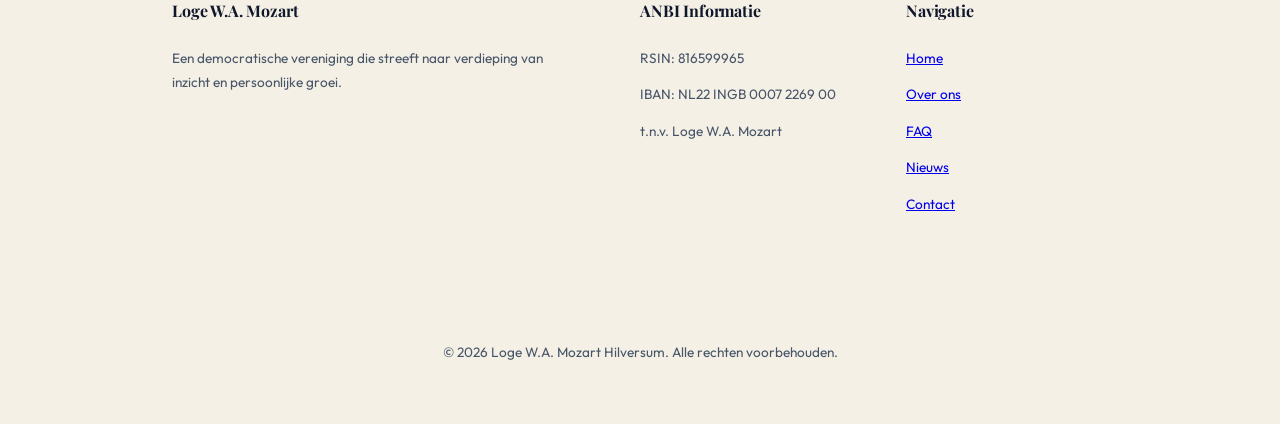
<file: over-ons.html>
<!doctype html>
<html lang="nl">

<head>
  <meta charset="utf-8" />
  <meta name="viewport" content="width=device-width,initial-scale=1" />
  <title>Over Loge W.A. Mozart | Vrijmetselarij Hilversum</title>
  <meta name="description" content="Leer meer over Loge Wolfgang Amadeus Mozart in Hilversum. Onze geschiedenis, onze waarden en wat het betekent om lid te zijn van een actieve vrijmetselaarsloge." />
  <link rel="stylesheet" href="./style.css" />
  <link rel="icon" href="favicon.ico" type="image/x-icon" />
</head>

<body>
  <a class="skip-link" href="#main">Direct naar inhoud</a>
  <div class="watermark-mozart"></div>
  <div class="watermark-masonic masonic-1"></div>
  <header class="site-header">
    <div class="container nav">
      <div class="brand-brush-wrapper">
        <a href="index.html">
          <img src="passer winkelhaak schets.jpeg" class="brand-masonic-image" alt="">
        </a>
        &nbsp;&nbsp;&nbsp;&nbsp;
        <a class="brand" href="index.html" aria-label="Loge W.A. Mozart">
          Loge W.A. Mozart
        </a>
      </div>
      <div class="hamburger" onclick="toggleMenu()">
        <span></span>
        <span></span>
        <span></span>
      </div>
      <nav class="nav-links">
        <a href="over-ons.html">Over ons</a>
        <a href="faq.html">FAQ</a>
        <a href="nieuws.html">Nieuws</a>
        <a href="contact.html">Contact</a>
      </nav>
    </div>
  </header>
  <div class="page-quote-container">
    <span class="page-quote">"De steen wordt niet vanzelf glad."</span>
  </div>

  <main id="main">
    <!-- OVER VRIJMETSELARIJ -->
    <section class="section" id="over-ons">
      <div class="container" style="max-width: 1000px; text-align: center;">
        <div class="brush-container">
          <div class="heading-main">
            <h1 style="font-size: 2.25rem;">
              Over ons
              <span class="heading-quote">"Broederschap is het herkennen van jezelf in de ander en je daarmee verbinden"</span>
            </h1>
          </div>
          <img src="Pennestreek Scharlaken rood.jpg" class="brush-image" alt="">
        </div>
        <p style="font-size: 1.15rem; color: #444; margin-bottom: 4rem; max-width: 800px; margin-left: auto; margin-right: auto; text-align: center;">
          Een pad naar betekenis, vrij van dogma’s en gericht op persoonlijke groei. De vrijmetselarij verenigt mensen wereldwijd in een broederschap die met symbolen en rituelen werkt aan vrijheid, gelijkwaardigheid en broederschap.
          Bij loge W.A. Mozart gebeurt dit met openheid en respect voor ieders overtuiging. 
          <strong>Wat ons bijzonder maakt:</strong> We zijn een open en broederlijke loge. We gebruiken dikwijls muziek om onze avonden van extra glans te voorzien.
        </p>

        <div class="card-grid">
          <div class="content-card card-blue">
            <h3>Werken aan jezelf</h3>
            <p>
              Wij gebruiken de symboliek van de bouw om te werken aan onszelf als 'ruwe steen'.
              Persoonlijke ontwikkeling staat centraal in een veilige, besloten omgeving.
            </p>
          </div>
          <div class="content-card card-purple">
            <h3>Bouwstukken</h3>
            <p>
              Tijdens onze avonden presenteren leden zogenaamde 'bouwstukken': voordrachten over levensvragen of
              maatschappelijke thema's.
            </p>
          </div>
          <div class="content-card card-cream">
            <h3>De Comparitie</h3>
            <p>
              Na een bouwstuk volgt een dialoog. Geen debat met winnaars, maar een verkenning waarin we elkaars
              perspectief proberen te begrijpen.
            </p>
          </div>
          <div class="content-card card-earth">
            <h3>Broeders aan het woord</h3>
            <p>
              Hoor de verhalen van onze leden. Ervaar wat de vrijmetselarij voor eenieder persoonlijk betekent.
            </p>
            <span class="btn-read-more" onclick="openStory()">Lees meer...</span>
          </div>
        </div>
      </div>
    </section>
  </main>

  <footer class="footer">
    <div class="container">
      <div class="footer-grid">
        <div>
          <h4>Loge W.A. Mozart</h4>
          <p>Een democratische vereniging die streeft naar verdieping van inzicht en persoonlijke groei.</p>
        </div>
        <div>
          <h4>ANBI Informatie</h4>
          <p>RSIN: 816599965</p>
          <p>IBAN: NL22 INGB 0007 2269 00</p>
          <p>t.n.v. Loge W.A. Mozart</p>
        </div>
        <div>
          <h4>Navigatie</h4>
          <ul style="list-style: none;">
            <li><a href="index.html">Home</a></li>
            <li><a href="over-ons.html">Over ons</a></li>
            <li><a href="faq.html">FAQ</a></li>
            <li><a href="nieuws.html">Nieuws</a></li>
            <li><a href="contact.html">Contact</a></li>
          </ul>
        </div>
      </div>
      <div class="copyright">
        <p>&copy; 2026 Loge W.A. Mozart Hilversum. Alle rechten voorbehouden.</p>
      </div>
    </div>
  </footer>

  <div id="faqModal" class="modal faq-modal" onclick="closeFaq(event)">
    <div class="modal-content">
      <span class="modal-close" onclick="closeFaq(event)">&times;</span>
      <h2 style="font-family: var(--font-serif); margin-bottom: 2rem;">Veelgestelde vragen over de vrijmetselarij</h2>
      
      <div class="faq-item">
        <h4>Wat is de vrijmetselarij?</h4>
        <p>De vrijmetselarij is een wereldwijde broederschap van mannen (en in sommige obediënties ook vrouwen) die zich richten op persoonlijke ontwikkeling, morele groei en wijsheid. Het is een filosofische en ethische beweging die symboliek, rituelen en gemeenschapsvorming gebruikt om leden te helpen betere mensen te worden.</p>
      </div>

      <div class="faq-item">
        <h4>Wat is het doel van de vrijmetselarij?</h4>
        <p>Het doel is om leden te helpen zichzelf te verbeteren, moreel en intellectueel. Dit gebeurt door middel van zelfreflectie, filosofische discussies en het nastreven van deugden zoals broederschap, waarheid, tolerantie en liefdadigheid.</p>
      </div>

      <div class="faq-item">
        <h4>Is de vrijmetselarij een religie?</h4>
        <p>Nee, de vrijmetselarij is geen religie. Het is een filosofische en ethische organisatie die openstaat voor mensen van alle religies en overtuigingen. Vrij en zelf denken en daarover compareren krijgt hier de ruimte.</p>
      </div>

      <div class="faq-item">
        <h4>Wat gebeurt er tijdens een vrijmetselaarsbijeenkomst?</h4>
        <p>Tijdens bijeenkomsten worden rituelen uitgevoerd, worden filosofische en morele thema’s besproken, en is er ruimte voor sociale interactie. De rituelen zijn symbolisch en bedoeld om leden te inspireren tot zelfreflectie en groei.</p>
      </div>

      <div class="faq-item">
        <h4>Hoe word je lid van de vrijmetselarij?</h4>
        <p>Om lid te worden, moet je worden voorgedragen door een bestaand lid of door je aan te melden via deze site (contactformulier). Daarna volgt een proces van kennismaking en onderzoek. De vrijmetselarij zoekt mensen die oprecht geïnteresseerd zijn in persoonlijke groei en die zich willen inzetten voor de idealen van de organisatie.</p>
      </div>

      <div class="faq-item">
        <h4>Zijn er vrouwen toegestaan in deze vrijmetselarij?</h4>
        <p>Onze vrijmetselarij is er alleen voor mannen, maar er bestaan ook gemengde en vrouwelijke obediënties (zoals de Orde van Weefsters-Vrijmetselares). In Nederland zijn er ook gemengde loges.</p>
      </div>

      <div class="faq-item">
        <h4>Wat is de relatie tussen de vrijmetselarij en de samenleving?</h4>
        <p>Vrijmetselaren zetten zich vaak in voor liefdadigheid en maatschappelijke projecten. Ze streven naar een betere wereld door het bevorderen van tolerantie, verdraagzaamheid en ethisch handelen; zoeken naar wat ons verbindt en wegnemen wat ons scheidt.</p>
      </div>
    </div>
  </div>

  <!-- STORY MODAL -->
  <div id="storyModal" class="modal" onclick="closeStory(event)">
    <div class="modal-content">
      <span class="modal-close" onclick="closeStory(event)">&times;</span>
      <img src="Foto Arjan 2026.jpg" alt="Arjan aan het woord">
      <blockquote>"Je kunt de façade van onaantastbaarheid laten varen, kwetsbaarheid tonen."</blockquote>
      <div class="story-body">
        <p style="margin-bottom: 1.5rem;">
          De bijdrage aan de persoonlijke ontwikkeling is een belangrijk onderwerp. Men ervaart dat op verschillende manieren: een toegenomen (h)erkenning van persoonlijke drijfveren, van je houding ten opzichte van anderen, een bewustwording van de fasen in je leven. Opvallend vaak wordt 'luisteren' genoemd: niet beoordelend of veroordelend, maar perspectief nemend en empathisch. Dat past men ook toe in het privé- en professionele leven. Vragen aan verhalen worden met respect gesteld en geven zowel de verteller als de luisteraar(s) vaak verrijkende of nieuwe inzichten.
        </p>
        <p>
          Besprekingen van bouwstukken zijn geen debatten met winnaars en verliezers, maar positieve, letterlijk 'opbouwende' gesprekken waarin meningen er mogen zijn en gezamenlijk onderzocht worden.
        </p>
      </div>
    </div>
  </div>

  <script>
    function toggleMenu() {
      document.querySelector('.hamburger').classList.toggle('active');
      document.querySelector('.nav-links').classList.toggle('active');
      if (document.querySelector('.nav-links').classList.contains('active')) {
        document.body.style.overflow = 'hidden';
      } else {
        document.body.style.overflow = '';
      }
    }

    document.querySelectorAll('.nav-links a').forEach(link => {
      link.addEventListener('click', () => {
        document.querySelector('.hamburger').classList.remove('active');
        document.querySelector('.nav-links').classList.remove('active');
        document.body.style.overflow = '';
      });
    });

    function openStory() {
      document.getElementById('storyModal').classList.add('active');
      document.body.style.overflow = 'hidden'; 
    }
    function closeStory(e) {
      if (e === undefined || e.target.classList.contains('modal') || e.target.classList.contains('modal-close')) {
        document.getElementById('storyModal').classList.remove('active');
        document.body.style.overflow = '';
      }
    }

    function openFaq() {
      document.getElementById('faqModal').classList.add('active');
      document.body.style.overflow = 'hidden'; 
    }
    function closeFaq(e) {
      if (e === undefined || e.target.classList.contains('modal') || e.target.classList.contains('modal-close')) {
        document.getElementById('faqModal').classList.remove('active');
        document.body.style.overflow = '';
      }
    }
  </script>
</body>
</html>
</file>
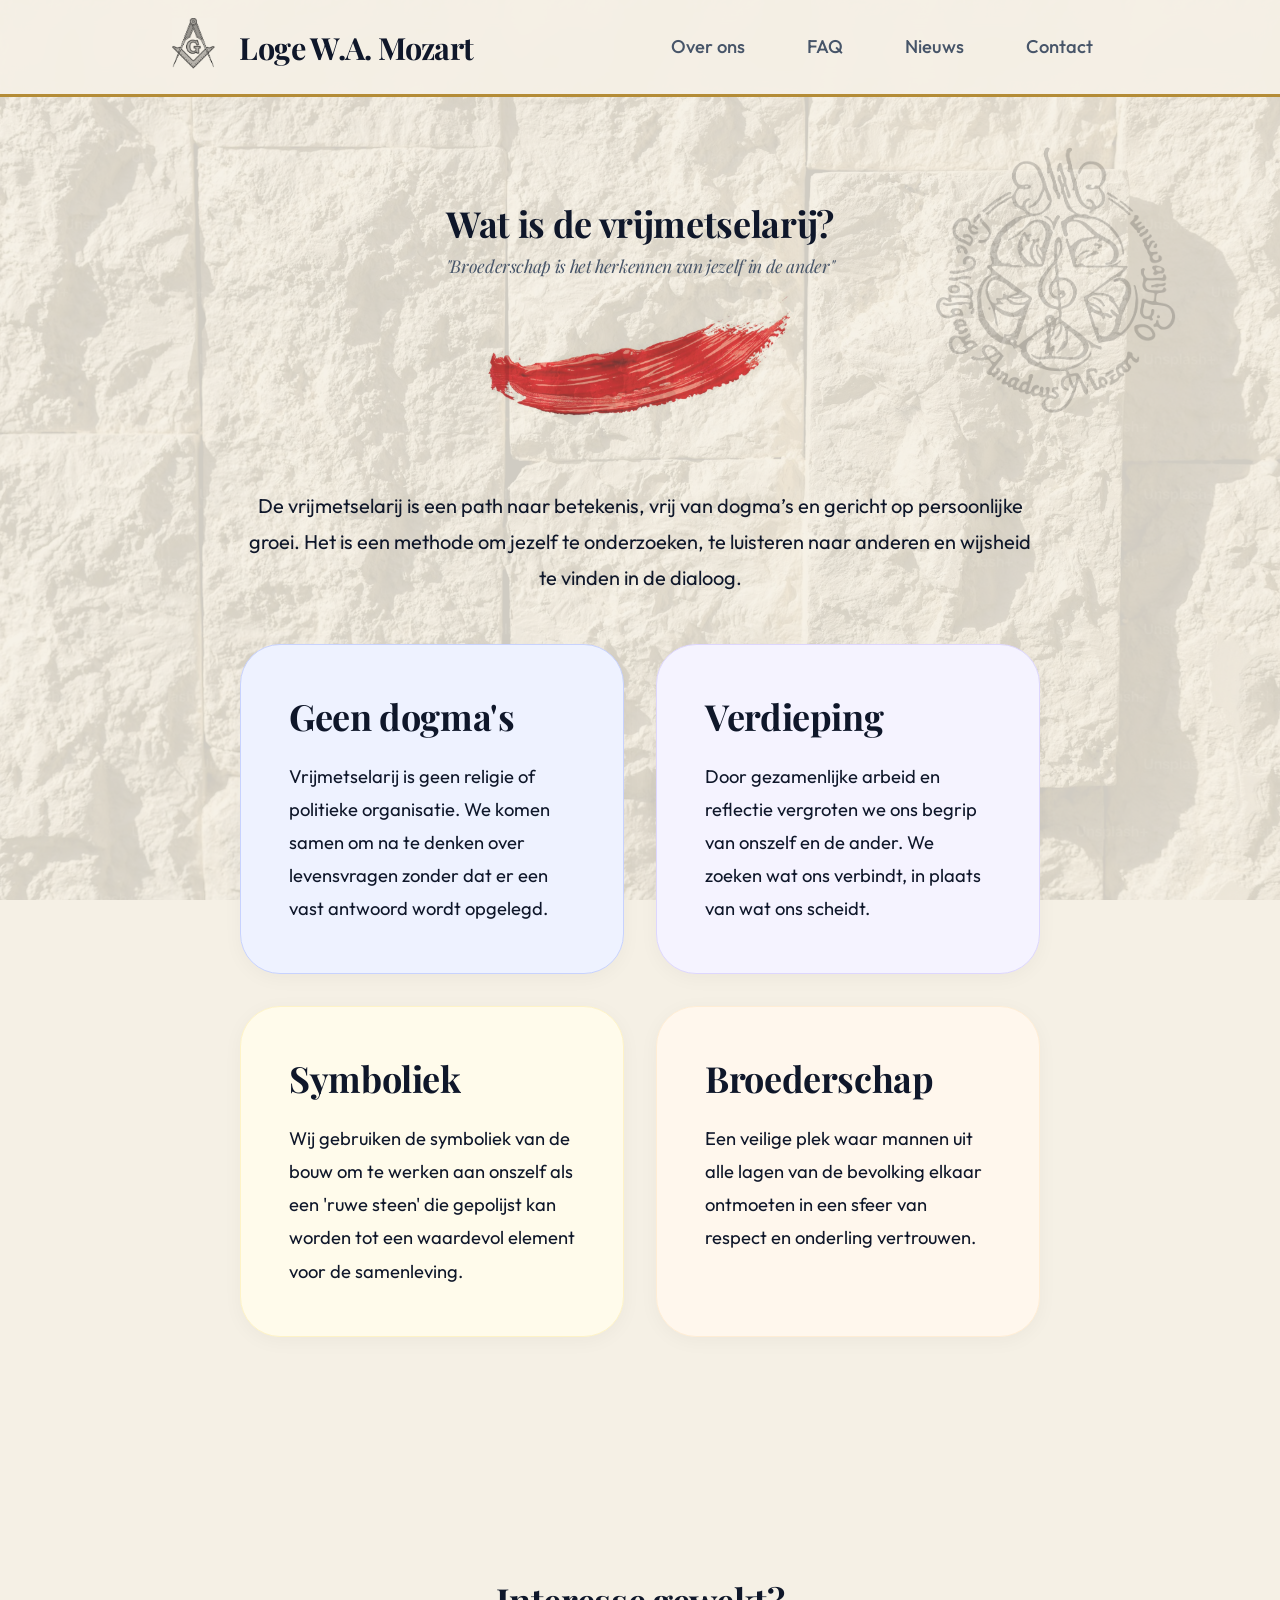
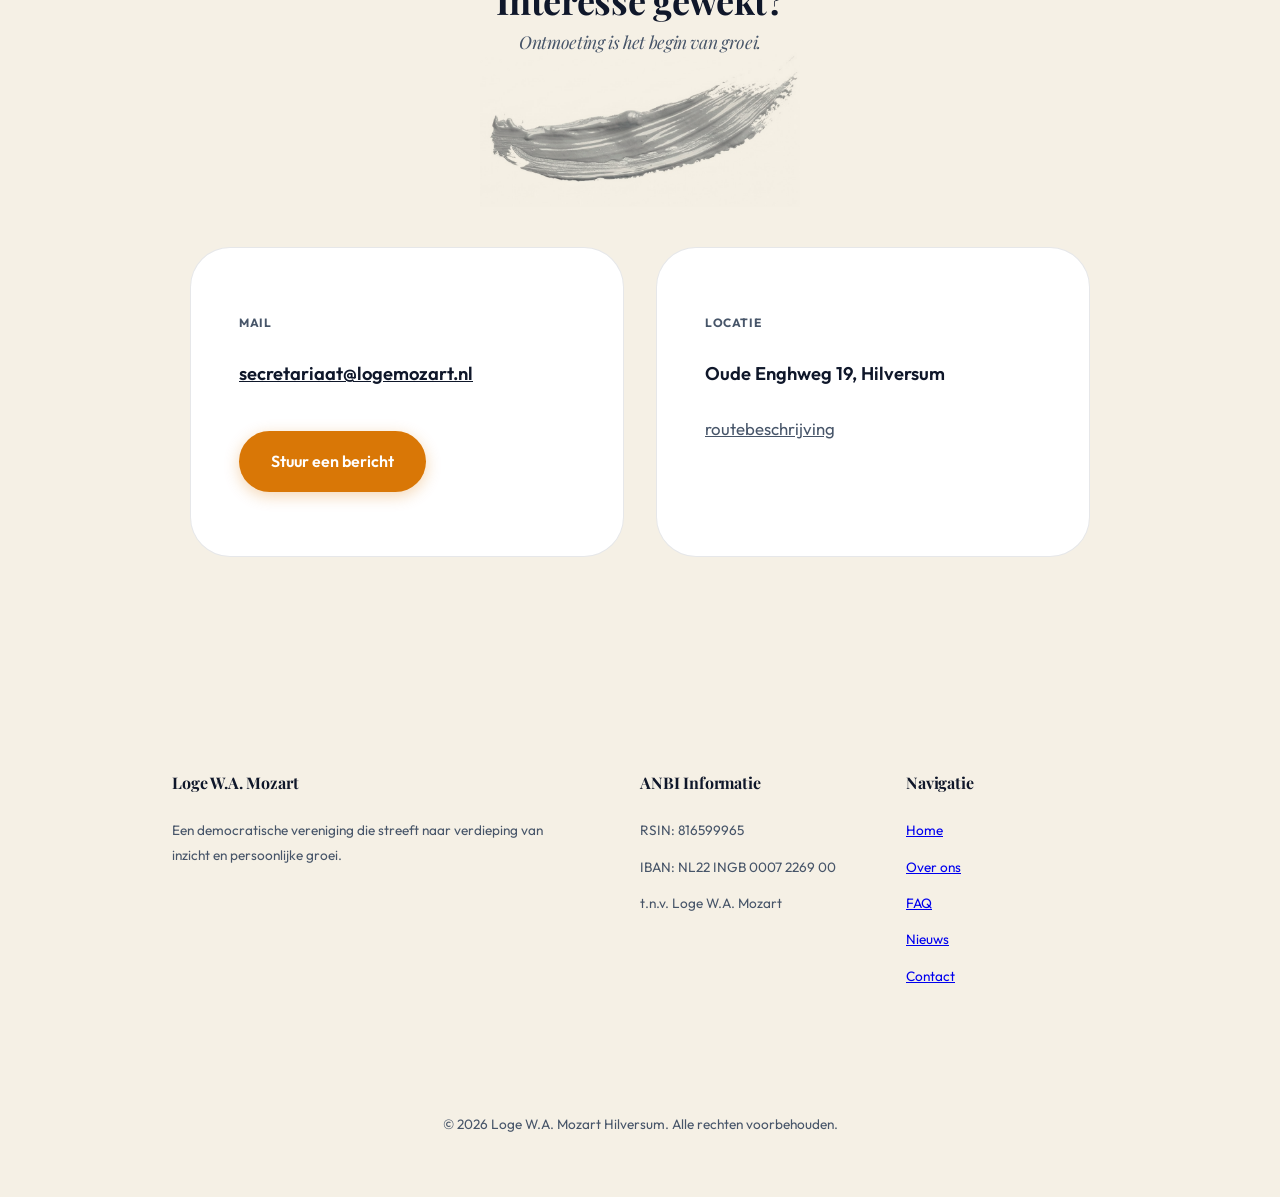
<file: wat-is-vrijmetselarij.html>
<!doctype html>
<html lang="nl">

<head>
  <meta charset="utf-8" />
  <meta name="viewport" content="width=device-width,initial-scale=1" />
  <title>Wat is de vrijmetselarij? | Loge W.A. Mozart | Hilversum</title>
  <meta name="description"
    content="Wat is vrijmetselarij? Een democratische vereniging gericht op verdieping van inzicht bij Loge Wolfgang Amadeus Mozart in Hilversum." />
  <link rel="stylesheet" href="./style.css" />
  <link rel="icon" href="favicon.ico" type="image/x-icon" />
</head>

<body>
  <a class="skip-link" href="#main">Direct naar inhoud</a>
  <div class="watermark-mozart"></div>
  <div class="watermark-masonic masonic-1"></div>

  <header class="site-header">
    <div class="container nav">
      <div class="brand-brush-wrapper">
        <a href="index.html">
          <img src="passer winkelhaak schets.jpeg" class="brand-masonic-image" alt="">
        </a>
        &nbsp;&nbsp;&nbsp;&nbsp;
        <a class="brand" href="index.html" aria-label="Loge W.A. Mozart">
          Loge W.A. Mozart
        </a>
      </div>
      <div class="hamburger" onclick="toggleMenu()">
        <span></span>
        <span></span>
        <span></span>
      </div>
      <nav class="nav-links">
        <a href="over-ons.html">Over ons</a>
        <a href="faq.html">FAQ</a>
        <a href="nieuws.html">Nieuws</a>
        <a href="contact.html">Contact</a>
      </nav>
    </div>
  </header>
  <main id="main">
    <section class="section">
      <div class="container">
        <div class="brush-container" style="margin-bottom: 4rem;">
          <div class="heading-main">
            <h1 style="font-size: 2.25rem;">
              Wat is de vrijmetselarij?
              <span class="heading-quote">"Broederschap is het herkennen van jezelf in de ander"</span>
            </h1>
          </div>
          <img src="Pennestreek Scharlaken rood.jpg" class="brush-image" alt="">
        </div>

        <div style="max-width: 800px; margin: 0 auto; text-align: center;">
          <p style="font-size: 1.25rem; margin-bottom: 3rem; color: var(--text);">
            De vrijmetselarij is een path naar betekenis, vrij van dogma’s en gericht op persoonlijke groei. 
            Het is een methode om jezelf te onderzoeken, te luisteren naar anderen en wijsheid te vinden in de dialoog.
          </p>

          <div class="card-grid" style="text-align: left;">
            <div class="content-card card-blue">
              <h3>Geen dogma's</h3>
              <p>
                Vrijmetselarij is geen religie of politieke organisatie. We komen samen om na te denken over levensvragen 
                zonder dat er een vast antwoord wordt opgelegd.
              </p>
            </div>
            <div class="content-card card-purple">
              <h3>Verdieping</h3>
              <p>
                Door gezamenlijke arbeid en reflectie vergroten we ons begrip van onszelf en de ander. 
                We zoeken wat ons verbindt, in plaats van wat ons scheidt.
              </p>
            </div>
            <div class="content-card card-cream">
              <h3>Symboliek</h3>
              <p>
                Wij gebruiken de symboliek van de bouw om te werken aan onszelf als een 'ruwe steen' die 
                gepolijst kan worden tot een waardevol element voor de samenleving.
              </p>
            </div>
            <div class="content-card card-earth">
              <h3>Broederschap</h3>
              <p>
                Een veilige plek waar mannen uit alle lagen van de bevolking elkaar ontmoeten in 
                een sfeer van respect en onderling vertrouwen.
              </p>
            </div>
          </div>
        </div>
      </div>
    </section>

    <!-- CONTACT TEASER -->
    <section class="section contact-section" id="contact">
      <div class="container">
        <div class="brush-container section-title-small">
          <h2>
            Interesse gewekt?
            <span class="heading-quote">Ontmoeting is het begin van groei.</span>
          </h2>
          <img src="Pennestreek zilvergrijs.jpg" class="brush-image" alt="">
        </div>

        <div class="contact-grid">
          <div class="contact-box">
            <span class="label">Mail</span>
            <p class="value"><a href="mailto:secretariaat@logemozart.nl" style="color: inherit; text-decoration: underline;">secretariaat@logemozart.nl</a></p>
            <br>
            <a href="mailto:secretariaat@logemozart.nl" class="btn-pill">Stuur een bericht</a>
          </div>

          <div class="contact-box">
            <span class="label">Locatie</span>
            <p class="value">Oude Enghweg 19, Hilversum</p>
            <p class="sub-label" style="text-decoration: underline; margin-top: 1rem;"><a href="https://maps.google.com/?q=Oude+Enghweg+19,+1217+JB+Hilversum" target="_blank" style="color: inherit;">routebeschrijving</a></p>
          </div>
        </div>
      </div>
    </section>
  </main>

  <footer class="footer">
    <div class="container">
      <div class="footer-grid">
        <div>
          <h4>Loge W.A. Mozart</h4>
          <p>Een democratische vereniging die streeft naar verdieping van inzicht en persoonlijke groei.</p>
        </div>
        <div>
          <h4>ANBI Informatie</h4>
          <p>RSIN: 816599965</p>
          <p>IBAN: NL22 INGB 0007 2269 00</p>
          <p>t.n.v. Loge W.A. Mozart</p>
        </div>
        <div>
          <h4>Navigatie</h4>
          <ul style="list-style: none;">
            <li><a href="index.html">Home</a></li>
            <li><a href="over-ons.html">Over ons</a></li>
            <li><a href="faq.html">FAQ</a></li>
            <li><a href="nieuws.html">Nieuws</a></li>
            <li><a href="contact.html">Contact</a></li>
          </ul>
        </div>
      </div>
      <div class="copyright">
        <p>&copy; 2026 Loge W.A. Mozart Hilversum. Alle rechten voorbehouden.</p>
      </div>
    </div>
  </footer>

  <script>
    function toggleMenu() {
      document.querySelector('.hamburger').classList.toggle('active');
      document.querySelector('.nav-links').classList.toggle('active');
      if (document.querySelector('.nav-links').classList.contains('active')) {
        document.body.style.overflow = 'hidden';
      } else {
        document.body.style.overflow = '';
      }
    }

    document.querySelectorAll('.nav-links a').forEach(link => {
      link.addEventListener('click', () => {
        document.querySelector('.hamburger').classList.remove('active');
        document.querySelector('.nav-links').classList.remove('active');
        document.body.style.overflow = '';
      });
    });
  </script>
</body>

</html>
</file>
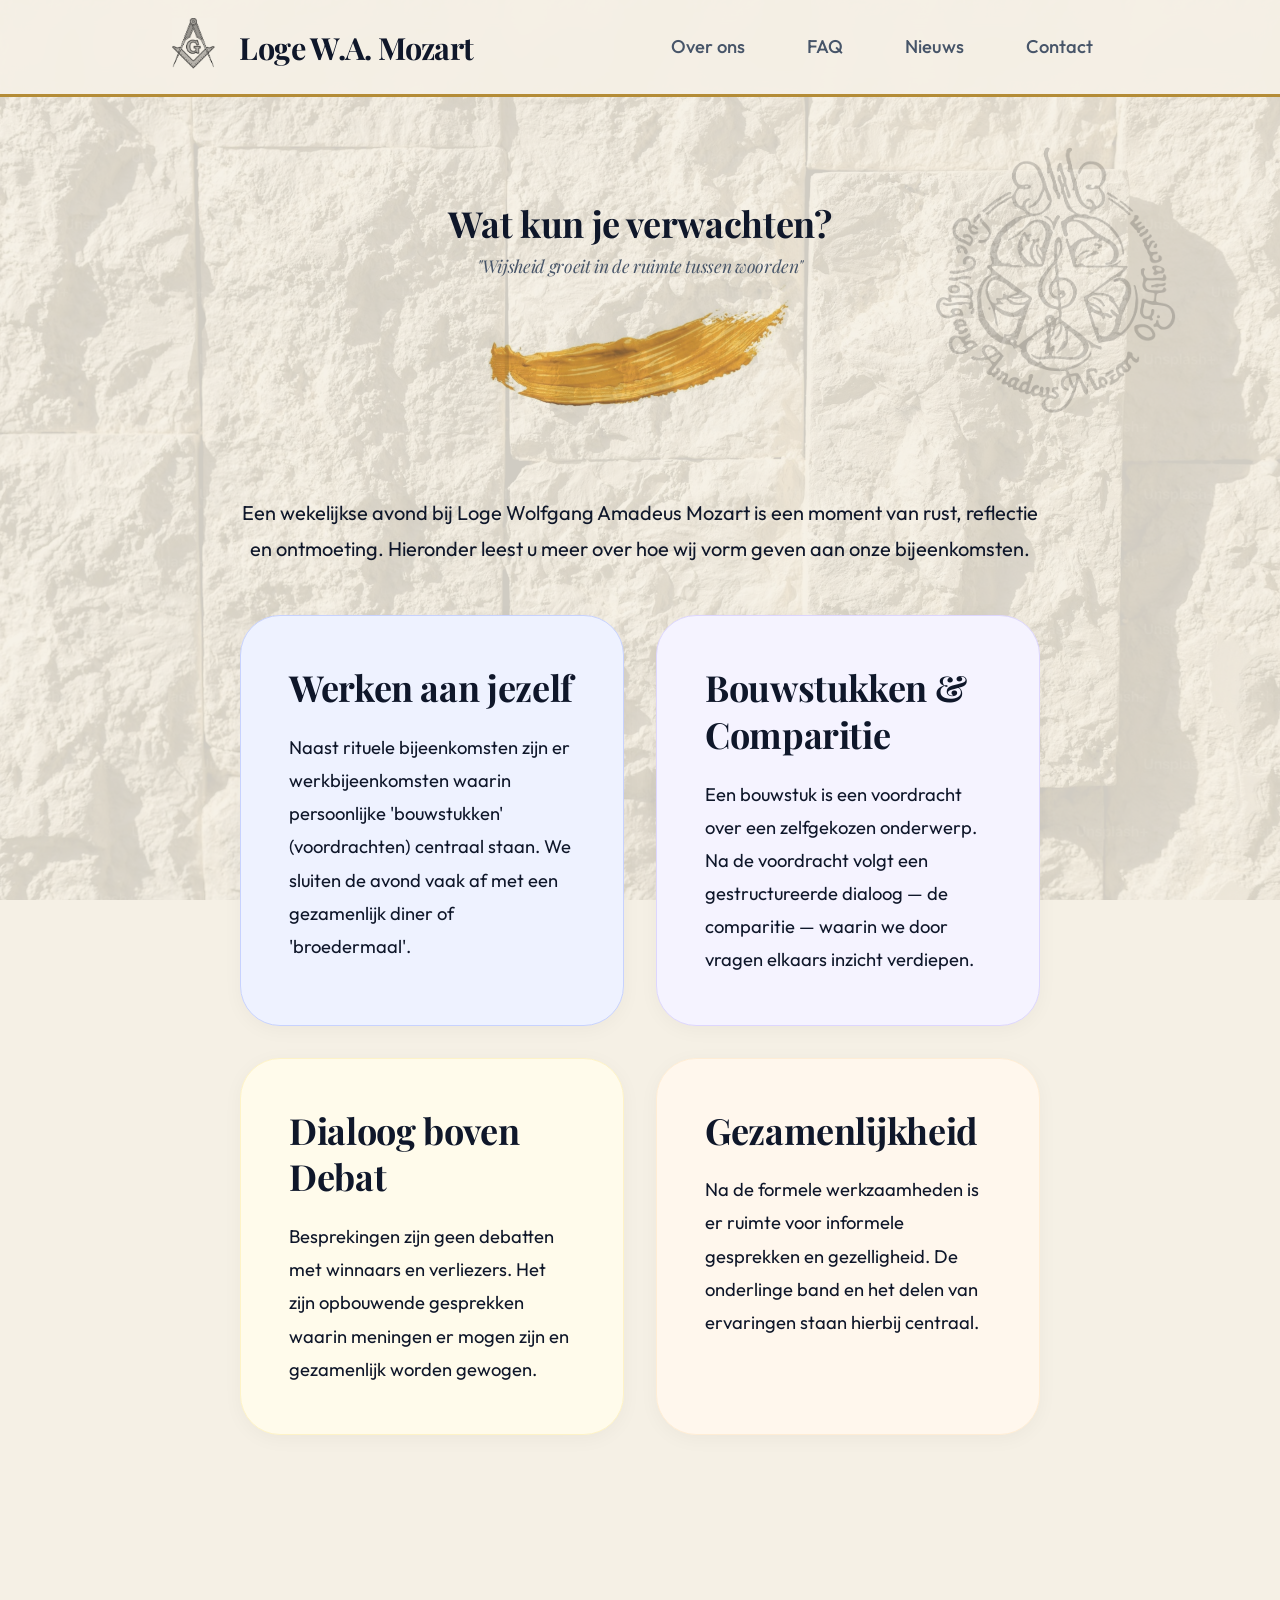
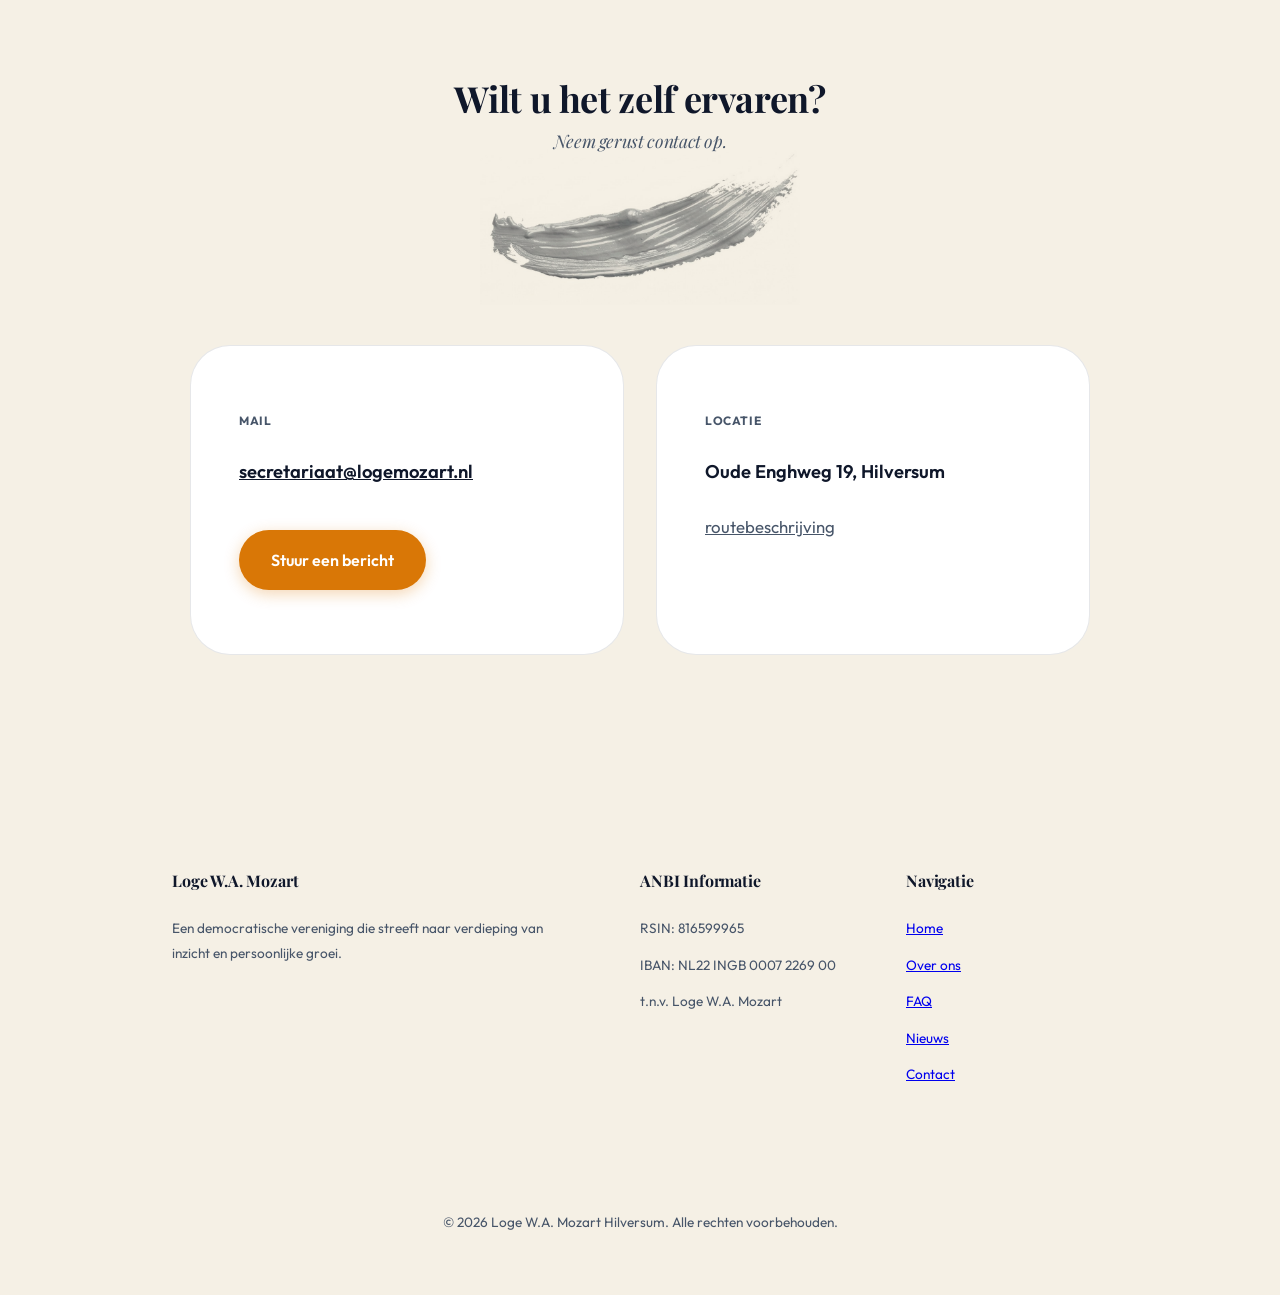
<file: wat-kun-je-van-ons-verwachten.html>
<!doctype html>
<html lang="nl">

<head>
  <meta charset="utf-8" />
  <meta name="viewport" content="width=device-width,initial-scale=1" />
  <title>Wat kun je verwachten? | Loge W.A. Mozart | Hilversum</title>
  <meta name="description"
    content="Ontdek wat je kunt verwachten bij Loge Wolfgang Amadeus Mozart in Hilversum. Een blik op onze wekelijkse werkzaamheden, bouwstukken en tradities." />
  <link rel="stylesheet" href="./style.css" />
  <link rel="icon" href="favicon.ico" type="image/x-icon" />
</head>

<body>
  <a class="skip-link" href="#main">Direct naar inhoud</a>
  <div class="watermark-mozart"></div>
  <div class="watermark-masonic masonic-1"></div>

  <header class="site-header">
    <div class="container nav">
      <div class="brand-brush-wrapper">
        <a href="index.html">
          <img src="passer winkelhaak schets.jpeg" class="brand-masonic-image" alt="">
        </a>
        &nbsp;&nbsp;&nbsp;&nbsp;
        <a class="brand" href="index.html" aria-label="Loge W.A. Mozart">
          Loge W.A. Mozart
        </a>
      </div>
      <div class="hamburger" onclick="toggleMenu()">
        <span></span>
        <span></span>
        <span></span>
      </div>
      <nav class="nav-links">
        <a href="over-ons.html">Over ons</a>
        <a href="faq.html">FAQ</a>
        <a href="nieuws.html">Nieuws</a>
        <a href="contact.html">Contact</a>
      </nav>
    </div>
  </header>
  <main id="main">
    <section class="section">
      <div class="container">
        <div class="brush-container" style="margin-bottom: 4rem;">
          <div class="heading-main">
            <h1 style="font-size: 2.25rem;">
              Wat kun je verwachten?
              <span class="heading-quote">"Wijsheid groeit in de ruimte tussen woorden"</span>
            </h1>
          </div>
          <img src="Pennestreek geel.jpg" class="brush-image" alt="">
        </div>

        <div style="max-width: 800px; margin: 0 auto; text-align: center;">
          <p style="font-size: 1.25rem; margin-bottom: 3rem; color: var(--text);">
            Een wekelijkse avond bij Loge Wolfgang Amadeus Mozart is een moment van rust, reflectie en ontmoeting. 
            Hieronder leest u meer over hoe wij vorm geven aan onze bijeenkomsten.
          </p>

          <div class="card-grid" style="text-align: left;">
            <article class="content-card card-blue">
              <h3>Werken aan jezelf</h3>
              <p>
                Naast rituele bijeenkomsten zijn er werkbijeenkomsten waarin persoonlijke 'bouwstukken' (voordrachten) centraal staan. 
                We sluiten de avond vaak af met een gezamenlijk diner of 'broedermaal'.
              </p>
            </article>

            <article class="content-card card-purple">
              <h3>Bouwstukken & Comparitie</h3>
              <p>
                Een bouwstuk is een voordracht over een zelfgekozen onderwerp. 
                Na de voordracht volgt een gestructureerde dialoog — de comparitie — waarin we door vragen elkaars inzicht verdiepen.
              </p>
            </article>

            <article class="content-card card-cream">
              <h3>Dialoog boven Debat</h3>
              <p>
                Besprekingen zijn geen debatten met winnaars en verliezers. 
                Het zijn opbouwende gesprekken waarin meningen er mogen zijn en gezamenlijk worden gewogen.
              </p>
            </article>

            <article class="content-card card-earth">
              <h3>Gezamenlijkheid</h3>
              <p>
                Na de formele werkzaamheden is er ruimte voor informele gesprekken en gezelligheid. 
                De onderlinge band en het delen van ervaringen staan hierbij centraal.
              </p>
            </article>
          </div>
        </div>
      </div>
    </section>

    <!-- CONTACT TEASER -->
    <section class="section contact-section" id="contact">
      <div class="container">
        <div class="brush-container section-title-small">
          <h2>
            Wilt u het zelf ervaren?
            <span class="heading-quote">Neem gerust contact op.</span>
          </h2>
          <img src="Pennestreek zilvergrijs.jpg" class="brush-image" alt="">
        </div>

        <div class="contact-grid">
          <div class="contact-box">
            <span class="label">Mail</span>
            <p class="value"><a href="mailto:secretariaat@logemozart.nl" style="color: inherit; text-decoration: underline;">secretariaat@logemozart.nl</a></p>
            <br>
            <a href="mailto:secretariaat@logemozart.nl" class="btn-pill">Stuur een bericht</a>
          </div>

          <div class="contact-box">
            <span class="label">Locatie</span>
            <p class="value">Oude Enghweg 19, Hilversum</p>
            <p class="sub-label" style="text-decoration: underline; margin-top: 1rem;"><a href="https://maps.google.com/?q=Oude+Enghweg+19,+1217+JB+Hilversum" target="_blank" style="color: inherit;">routebeschrijving</a></p>
          </div>
        </div>
      </div>
    </section>
  </main>

  <footer class="footer">
    <div class="container">
      <div class="footer-grid">
        <div>
          <h4>Loge W.A. Mozart</h4>
          <p>Een democratische vereniging die streeft naar verdieping van inzicht en persoonlijke groei.</p>
        </div>
        <div>
          <h4>ANBI Informatie</h4>
          <p>RSIN: 816599965</p>
          <p>IBAN: NL22 INGB 0007 2269 00</p>
          <p>t.n.v. Loge W.A. Mozart</p>
        </div>
        <div>
          <h4>Navigatie</h4>
          <ul style="list-style: none;">
            <li><a href="index.html">Home</a></li>
            <li><a href="over-ons.html">Over ons</a></li>
            <li><a href="faq.html">FAQ</a></li>
            <li><a href="nieuws.html">Nieuws</a></li>
            <li><a href="contact.html">Contact</a></li>
          </ul>
        </div>
      </div>
      <div class="copyright">
        <p>&copy; 2026 Loge W.A. Mozart Hilversum. Alle rechten voorbehouden.</p>
      </div>
    </div>
  </footer>

  <script>
    function toggleMenu() {
      document.querySelector('.hamburger').classList.toggle('active');
      document.querySelector('.nav-links').classList.toggle('active');
      if (document.querySelector('.nav-links').classList.contains('active')) {
        document.body.style.overflow = 'hidden';
      } else {
        document.body.style.overflow = '';
      }
    }

    document.querySelectorAll('.nav-links a').forEach(link => {
      link.addEventListener('click', () => {
        document.querySelector('.hamburger').classList.remove('active');
        document.querySelector('.nav-links').classList.remove('active');
        document.body.style.overflow = '';
      });
    });
  </script>
</body>

</html>
</file>
<file: style.css>
@import url('https://fonts.googleapis.com/css2?family=Outfit:wght@300;400;600;700&family=Playfair+Display:ital,wght@0,400;0,700;1,400&display=swap');

:root {
  --bg: #f5f0e5;
  /* Deep Beige background for warmth */
  --surface: #ffffff;
  --text: #0f172a;
  /* Marine Blue for trust and reflection */
  --muted: #475569;
  --accent: #0f172a;
  /* Marine Blue accent */
  --accent-warm: #d97706;
  /* Terracotta for warm connection */
  --accent-gold: #b48c36;
  /* Deep Gold for dignity */
  --border: rgba(15, 23, 42, 0.1);
  --shadow-subtle: 0 4px 20px rgba(0, 0, 0, 0.04);
  --radius-lg: 40px;
  --radius-btn: 50px;
  --container: 1000px;
  --font-sans: 'Outfit', sans-serif;
  --font-serif: 'Playfair Display', serif;
  --bg-sage: #eaddd0;
  /* Warmer earth tone */
}

* {
  box-sizing: border-box;
  margin: 0;
  padding: 0;
}

html {
  /* scroll-behavior: smooth; removed for instant jump-to-section as requested */
  overflow-x: hidden;
}

/* Accessibility: Skip Link */
.skip-link {
  position: absolute;
  top: -100px;
  left: 0;
  background: var(--accent-gold);
  color: white;
  padding: 10px 20px;
  z-index: 2000;
  text-decoration: none;
  font-weight: 600;
  transition: top 0.3s ease;
}

.skip-link:focus {
  top: 0;
}

body {
  font-family: var(--font-sans);
  color: var(--text);
  background-color: var(--bg);
  line-height: 1.8; /* Increased for readability */
  font-size: 1.15rem; /* Base size increase for 60-80 age group */
  overflow-x: hidden;
}

/* Dual Watermark Layers */
body::before {
  content: "";
  position: fixed;
  top: 0;
  left: 0;
  width: 100vw;
  height: 100vh;
  background-image: url('stone-wall-watermark.jpg');
  background-repeat: no-repeat;
  background-position: center;
  background-size: cover;
  background-color: var(--bg);
  /* Keep background color in the bottom layer */
  opacity: 0.15; /* Slightly stronger for more texture visibility */
  pointer-events: none;
  z-index: -2;
}

.watermark-mozart {
  position: fixed;
  top: 0;
  left: 0;
  width: 60vh;
  height: 60vh;
  background-image: url('[data-uri]');
  background-repeat: no-repeat;
  background-position: top left;
  background-size: contain;
  opacity: 0.45;
  /* High visibility as requested */
  pointer-events: none;
  z-index: -1;
}

.container {
  max-width: var(--container);
  margin: 0 auto;
  padding: 0 2rem;
}

/* Navbar */
.site-header {
  position: fixed;
  top: 0;
  width: 100%;
  z-index: 1000;
  padding: 1rem 0;
  background: rgba(245, 240, 229, 0.96);
  /* Matching deep beige */
  backdrop-filter: blur(12px);
  -webkit-backdrop-filter: blur(12px);
  border-bottom: 3px solid var(--accent-gold);
  /* Deep Gold line */
  transition: all 0.3s ease;
}

main {
  padding-top: 80px;
  /* Prevent content from starting under the fixed header */
}

.nav {
  display: flex;
  align-items: center;
  justify-content: space-between;
}

body::after {
  content: "";
  position: fixed;
  top: 0;
  left: 0;
  width: 65vh;
  height: 65vh;
  background-image: url('[data-uri]');
  background-repeat: no-repeat;
  background-position: top left;
  background-size: contain;
  opacity: 0.35;
  /* Duidelijk as requested */
  pointer-events: none;
  z-index: -1;
}

/* Masonic Symbol Watermarks */
.watermark-masonic {
  position: absolute;
  width: 320px;
  height: 320px;
  background-image: url('Logo G sleutel Mozart.jpg');
  background-size: contain;
  background-repeat: no-repeat;
  opacity: 0.18; /* Increased visibility as requested */
  mix-blend-mode: multiply;
  pointer-events: none;
  z-index: 1; /* Positive z-index to ensure visibility above background */
  filter: grayscale(100%) contrast(1.1);
}

.masonic-1 { position: fixed; top: 15%; right: 5%; }
.masonic-2 { top: 50%; left: 4%; }



.brand {
  text-decoration: none;
  color: var(--text);
  font-family: var(--font-serif);
  font-size: 1.91rem;
  /* Groter as requested */
  font-weight: 700;
  letter-spacing: -0.02em;
}

.nav-links {
  display: flex;
  gap: 2rem;
}

.nav-links a {
  text-decoration: none;
  color: var(--muted);
  font-size: 1.15rem;
  font-weight: 500;
  padding: 10px 15px; /* Increase hit area for older users */
  transition: color 0.2s ease;
}

.nav-links a:hover {
  color: var(--text);
}

.hamburger {
  display: none;
}

/* Sections */
.section {
  padding: 120px 0;
  scroll-margin-top: 80px;
}

#vrijmetselarij {
  background-color: var(--bg-sage);
  /* Reflective Sage Green */
}

h1,
h2,
h3,
h4 {
  font-family: var(--font-serif);
  letter-spacing: -0.01em;
  line-height: 1.3;
}

h2 {
  font-size: 2.25rem;
  margin-bottom: 1.5rem; /* Reduced to accommodate brush alignment exactly */
  text-align: center;
  display: flex;
  flex-direction: column;
  align-items: center;
  justify-content: center;
  gap: 0;
}

/* Heading Quote Style */
.heading-quote {
  font-family: var(--font-serif);
  font-size: 1.1rem; /* Slightly larger for main quotes */
  font-style: italic;
  font-weight: 400;
  color: var(--muted);
  display: block;
  margin-top: 0.5rem;
}

.smaller-quote {
  font-size: 0.95rem;
}

/* Top-Right Page Quote Style */
.page-quote-container {
  position: absolute;
  top: 1.5rem;
  right: 2rem;
  text-align: right;
  max-width: 250px;
}

.page-quote {
  font-family: var(--font-serif);
  font-style: italic;
  font-size: 0.95rem;
  color: var(--accent-gold);
}

/* Hero */
.hero {
  height: 100vh;
  display: flex;
  align-items: center;
  text-align: center;
  padding-top: 80px;
  /* navbar offset */
}

.hero-title {
  display: flex;
  flex-direction: column;
  align-items: center;
  gap: 0.5rem;
  margin-bottom: 2rem;
}

.hero-title .small-text {
  font-family: var(--font-serif);
  font-size: clamp(2.5rem, 6vw, 3.5rem);
  color: var(--muted);
  font-weight: 400;
  text-transform: none;
}

.hero-title .large-text {
  font-size: clamp(3rem, 10vw, 6rem);
  font-weight: 700;
  line-height: 1;
}

.lead {
  font-size: 1.25rem;
  color: var(--muted);
  max-width: 650px;
  margin: 0 auto 3rem;
}

/* UI Cards for Sections */
.card-grid {
  display: grid;
  grid-template-columns: repeat(auto-fit, minmax(300px, 1fr));
  gap: 2rem;
}

.content-card {
  background: #fff;
  border-radius: var(--radius-lg);
  padding: 3rem;
  border: 1px solid var(--border);
  box-shadow: var(--shadow-subtle);
  transition: transform 0.3s ease;
}

.content-card:hover {
  transform: translateY(-5px);
}

.content-card h3 {
  font-size: 2.25rem;
  margin-bottom: 1.25rem;
}

/* Card Color Palette */
.card-blue { background-color: #eef2ff !important; border-color: #c7d2fe !important; }
.card-purple { background-color: #f5f3ff !important; border-color: #ddd6fe !important; }
.card-cream { background-color: #fffbeb !important; border-color: #fef3c7 !important; }
.card-earth { background-color: #fff7ed !important; border-color: #ffedd5 !important; }

/* Moss Section Styling */
.bg-moss {
  background-color: #f0f4f0 !important;
}

.bg-moss .content-card {
  background-color: #e8ede8 !important;
  border-color: #d1dad1 !important;
}

/* Contact Section (Matching Screenshot) */
.contact-section {
  text-align: center;
  background: transparent;
}

.section-title-small h2 {
  font-family: var(--font-serif);
  /* Looks like Sans in screenshot */
  font-weight: 700;
  font-size: 2.25rem;
  margin-bottom: 3rem;
}

.contact-grid {
  display: grid;
  grid-template-columns: 1fr 1fr;
  gap: 2rem;
  max-width: 900px;
  margin: 0 auto;
}

.contact-box {
  background: #fff;
  border-radius: var(--radius-lg);
  padding: 4rem 3rem;
  border: 1px solid var(--border);
  text-align: left;
  display: flex;
  flex-direction: column;
  justify-content: flex-start;
  min-height: 250px;
}

.contact-box .label {
  font-size: 0.75rem;
  font-weight: 700;
  text-transform: uppercase;
  color: var(--muted);
  margin-bottom: 1.5rem;
  letter-spacing: 0.05em;
}

.contact-box .value {
  font-size: 1.15rem;
  font-weight: 600;
  margin-bottom: 0.5rem;
  color: var(--text);
  word-break: normal;
}

.contact-box .sub-label {
  font-size: 1.05rem; /* Groter as requested */
  color: var(--muted);
  margin-bottom: 2rem;
}

/* Pill Button */
.btn-pill {
  display: inline-block;
  background: var(--accent-warm);
  /* Terracotta button */
  color: #fff;
  text-decoration: none;
  padding: 16px 32px; /* Increased padding for better touch target */
  border-radius: var(--radius-btn);
  font-size: 1rem; /* Slightly larger */
  font-weight: 600;
  width: fit-content;
  min-height: 48px; /* Standard minimum for accessible touch targets */
  transition: all 0.2s ease;
  margin-top: auto;
  /* Push to bottom of flex container */
  box-shadow: 0 4px 15px rgba(217, 119, 6, 0.3);
}

.btn-pill:hover {
  background: var(--accent-gold);
  /* Shifting to gold on hover */
  transform: translateY(-2px);
}

/* Footer */
.footer {
  padding: 6rem 0 3rem;
  border-top: none;
}

.footer-grid {
  display: grid;
  grid-template-columns: 2fr 1fr 1fr;
  gap: 4rem;
}

.footer h4 {
  font-size: 1rem;
  margin-bottom: 1.5rem;
  font-weight: 700;
}

.footer p,
.footer li {
  font-size: 0.85rem;
  color: var(--muted);
  margin-bottom: 0.75rem;
}

.copyright {
  margin-top: 5rem;
  padding-top: 2rem;
  border-top: none;
  text-align: center;
  font-size: 0.75rem;
  color: var(--muted);
}

/* Mobile */
@media (max-width: 768px) {
  .container {
    padding: 0 1rem;
  }
  
  .brand {
    font-size: 1.35rem;
  }

  .brand-masonic-image {
    width: 32px;
  }

  .contact-grid {
    grid-template-columns: 1fr;
  }

  .footer-grid {
    grid-template-columns: 1fr;
    gap: 2rem;
  }

  .indented-p {
    text-indent: 0 !important;
    display: inline !important;
  }

  .hamburger {
    display: flex;
    flex-direction: column;
    justify-content: space-between;
    width: 30px;
    height: 21px;
    cursor: pointer;
    z-index: 1100;
    margin-left: 1rem;
  }

  .hamburger span {
    display: block;
    height: 3px;
    width: 100%;
    background-color: var(--text);
    border-radius: 3px;
    transition: all 0.3s ease;
  }

  .hamburger.active span:nth-child(1) {
    transform: translateY(9px) rotate(45deg);
  }

  .hamburger.active span:nth-child(2) {
    opacity: 0;
  }

  .hamburger.active span:nth-child(3) {
    transform: translateY(-9px) rotate(-45deg);
  }

  .nav-links {
    position: fixed;
    top: 0;
    right: -100%;
    width: 100vw;
    height: 100vh;
    background: rgba(245, 240, 229, 0.98);
    backdrop-filter: blur(15px);
    display: flex;
    flex-direction: column;
    align-items: center;
    justify-content: center;
    gap: 2.5rem;
    transition: right 0.4s ease;
    z-index: 1050;
  }

  .nav-links.active {
    right: 0;
  }

  .nav-links a {
    font-size: 1.75rem;
    font-weight: 600;
  }

  .section {
    padding: 80px 0;
    background: transparent !important; /* Ensure stone wall is visible throughout */
  }

  .hero {
    background: transparent !important;
  }

  .watermark-mozart {
    width: 80vw;
    height: 80vw;
    top: 5%;
    left: 50%;
    transform: translateX(-50%);
    opacity: 0.15;
  }

  .watermark-masonic {
    position: fixed; /* Keep symbols fixed behind content */
    width: 250px;
    height: 250px;
    left: 50%;
    transform: translateX(-50%);
    opacity: 0.04; /* Lower opacity for subtle background effect */
    z-index: -1;
  }

  .masonic-1 { top: 20%; }
  .masonic-2 { top: 65%; left: 50% !important; }

  .content-card {
    background: rgba(255, 255, 255, 0.9) !important; /* Semi-transparent cards */
    padding: 2rem 1.5rem;
  }

  .brush-image {
    width: 260px; /* Slightly smaller for mobile to ensure no clipping */
  }
}

/* Welcome Title above Video */
.welcome-title {
  font-family: var(--font-serif);
  font-size: clamp(2rem, 5vw, 3rem);
  color: var(--text);
  margin-bottom: 2.5rem;
  font-weight: 700;
  text-align: center;
}

.video-frame {
  max-width: 525px;
  width: 100%;
  margin: 0 auto;
  border: 10px solid #c4a484; /* Soft light-brown earth tone */
  border-radius: 20px;
  box-shadow: 0 20px 50px rgba(0, 0, 0, 0.15);
  overflow: hidden;
  background: #000;
}

.indented-p {
  display: block;
  text-indent: 2rem;
  text-align: inherit;
}

/* Video Poster Styles */
.video-poster {
  position: absolute;
  top: 0;
  left: 0;
  width: 100%;
  height: 100%;
  background-color: var(--bg);
  display: flex;
  flex-direction: column;
  align-items: center;
  justify-content: center;
  z-index: 10;
  cursor: pointer;
  overflow: hidden;
}

.poster-watermark {
  position: absolute;
  top: 0;
  left: 0;
  width: 100%;
  height: 100%;
  background-image: url('Passer winkelhaak.jpg');
  background-size: cover;
  background-position: center;
  opacity: 0.3;
  z-index: -1;
  pointer-events: none;
}

.video-poster h3 {
  font-family: var(--font-serif);
  font-size: 2rem;
  color: var(--text);
  margin-bottom: 1rem;
  text-shadow: 1px 1px 15px rgba(255, 255, 255, 0.9);
}

.play-btn {
  width: 60px;
  height: 60px;
  background-color: var(--accent-warm);
  color: white;
  border-radius: 50%;
  display: flex;
  align-items: center;
  justify-content: center;
  font-size: 1.5rem;
  box-shadow: 0 4px 15px rgba(217, 119, 6, 0.4);
  transition: transform 0.2s ease, background-color 0.2s ease;
}

.video-poster:hover .play-btn {
  transform: scale(1.1);
  background-color: var(--accent-gold);
}

/* Story Modal Styles */
.modal {
  position: fixed;
  top: 0;
  left: 0;
  width: 100%;
  height: 100%;
  background: rgba(15, 23, 42, 0.8);
  backdrop-filter: blur(8px);
  z-index: 2000;
  display: none;
  align-items: center;
  justify-content: center;
  opacity: 0;
  transition: opacity 0.3s ease;
}

.modal.active {
  display: flex;
  opacity: 1;
}

.modal-content {
  background: var(--bg);
  width: 90%;
  max-width: 650px;
  max-height: 90vh;
  border-radius: var(--radius-lg);
  position: relative;
  overflow-y: auto;
  box-shadow: 0 25px 50px rgba(0, 0, 0, 0.2);
  transform: translateY(20px);
  transition: transform 0.3s ease;
  padding: 4rem 3rem;
  text-align: center;
}

.modal.active .modal-content {
  transform: translateY(0);
}

.modal-close {
  position: absolute;
  top: 1.5rem;
  right: 1.5rem;
  font-size: 2rem;
  cursor: pointer;
  color: var(--muted);
  line-height: 1;
  transition: color 0.2s ease;
}

.modal-close:hover {
  color: var(--accent-warm);
}

.modal-content img {
  width: 100%;
  max-width: 450px;
  border-radius: 12px;
  margin-bottom: 2rem;
  filter: grayscale(100%);
  display: block;
  margin-left: auto;
  margin-right: auto;
}

.modal-content blockquote {
  font-family: var(--font-serif);
  font-size: 1.75rem;
  color: var(--text);
  margin-bottom: 2.5rem;
  line-height: 1.3;
  font-weight: 700;
  padding: 0 1rem;
}

.modal-content .story-body {
  text-align: justify;
  font-size: 1.05rem;
  line-height: 1.8;
  color: var(--muted);
  hyphens: auto;
}

.btn-read-more {
  cursor: pointer;
  color: var(--accent-warm);
  font-weight: 600;
  text-decoration: none;
  margin-top: 1rem;
  display: inline-block;
  border-bottom: 2px solid transparent;
  transition: border-color 0.2s ease;
}

.btn-read-more:hover {
  border-color: var(--accent-warm);
}

/* Physical Image Brushes (No SVGs) */
.brush-container {
  text-align: center;
  margin-bottom: 2.5rem;
  display: flex;
  flex-direction: column;
  align-items: center;
  position: relative; /* Base for absolute positioning of aside text */
  width: 100%;
}

.heading-main {
  width: 100%;
  text-align: center;
}

.seo-text-wrapper {
  position: absolute;
  top: 80px; /* Start directly below the 80px fixed header */
  left: 0;
  width: 100%;
  pointer-events: none;
  z-index: 10;
}

.seo-text-container {
  max-width: 1200px;
  margin: 0 auto;
  padding: 0 2rem; /* Sync with main container padding */
  display: flex;
  justify-content: flex-end; /* Align right to match the nav-links */
}

.sub-header-seo-text {
  margin-top: 15px; /* ~1cm below the header line */
  margin-right: 18.5rem; /* Exactly aligned under the left side of the 'FAQ' link based on flex offsets */
  font-size: 1.25rem;
  color: var(--muted);
  font-family: var(--font-sans);
  white-space: nowrap;
}

@media (max-width: 1100px) {
  .seo-text-wrapper {
    display: none; /* Hidden on smaller screens to prevent overlap */
  }
}

.brush-container h2 {
  margin-bottom: -5px; /* Tighter vertical connection */
  position: relative;
  z-index: 2;
  width: 100%;
}

.brush-image {
  display: block;
  margin: 0 auto;
  width: 320px; /* Locked width for perfect vertical alignment across sections */
  max-width: 100%;
  height: auto;
  mix-blend-mode: multiply;
  opacity: 0.75;
  pointer-events: none;
  z-index: 1;
  position: relative;
}

/* Header Brand Brush */
.brand-brush-wrapper {
  display: inline-flex;
  align-items: center;
  gap: 0.2rem;
}

.brand-brush-image {
  width: 140px;
  height: auto;
  mix-blend-mode: multiply;
  filter: brightness(1.3) saturate(0.85); /* Lighter yellow */
  transform: translateY(6px);
  pointer-events: none;
  opacity: 0.75;
}

.brand-masonic-image {
  width: 45px;
  height: auto;
  mix-blend-mode: multiply;
  transform: translateY(2px);
  pointer-events: none;
  opacity: 0.85;
}

/* Hero & Welcome Specific Brushes */
.hero-brush-wrapper {
  display: flex;
  flex-direction: column;
  align-items: center;
}
.hero-brush-wrapper .hero-title {
  margin-bottom: -15px;
}
.hero-brush-wrapper .brush-image {
  filter: brightness(1.3) saturate(0.85);
}

.faq-modal .modal-content {
  text-align: left;
  max-width: 800px;
}

.faq-modal .faq-item {
  margin-bottom: 2rem;
}

.faq-modal .faq-item h4 {
  font-family: var(--font-serif);
  font-size: 1.25rem;
  color: var(--text);
  margin-bottom: 0.75rem;
  font-weight: 700;
}

.faq-modal .faq-item p {
  color: var(--muted);
  line-height: 1.6;
}
</file>
